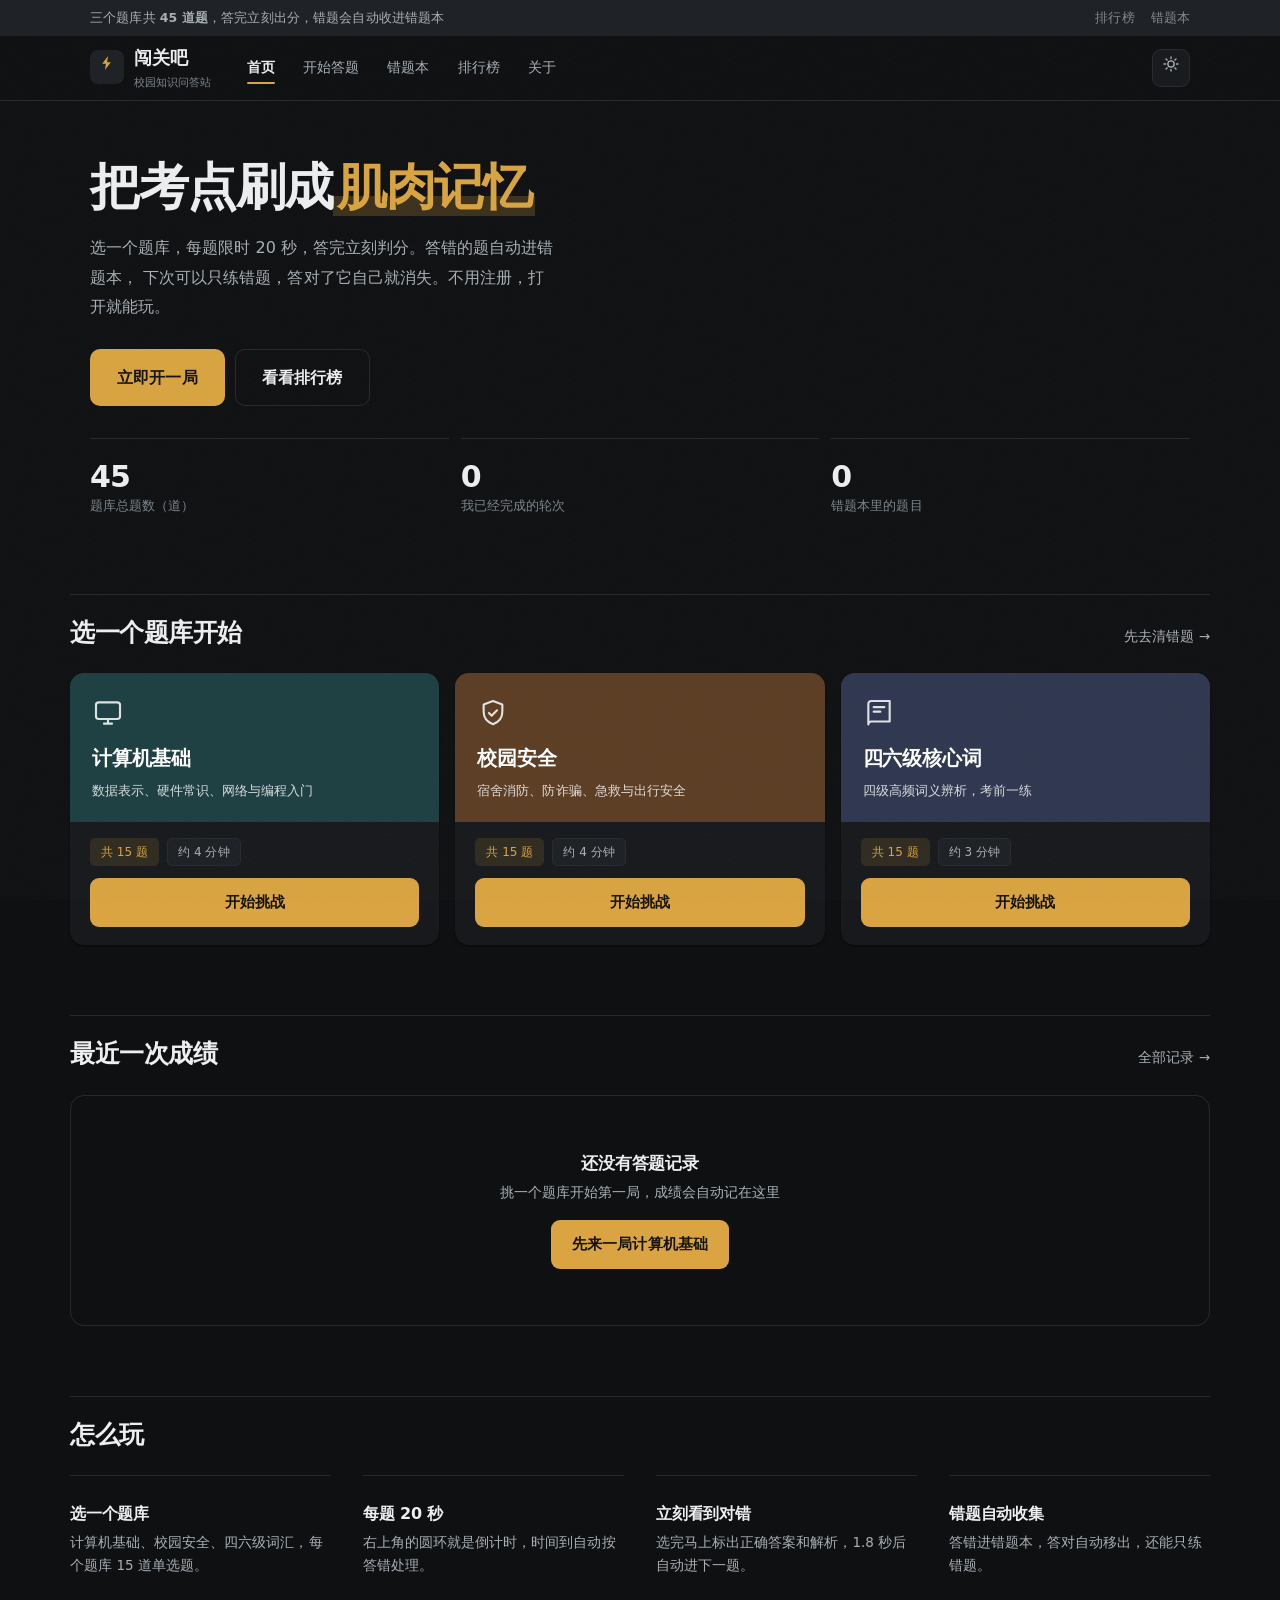
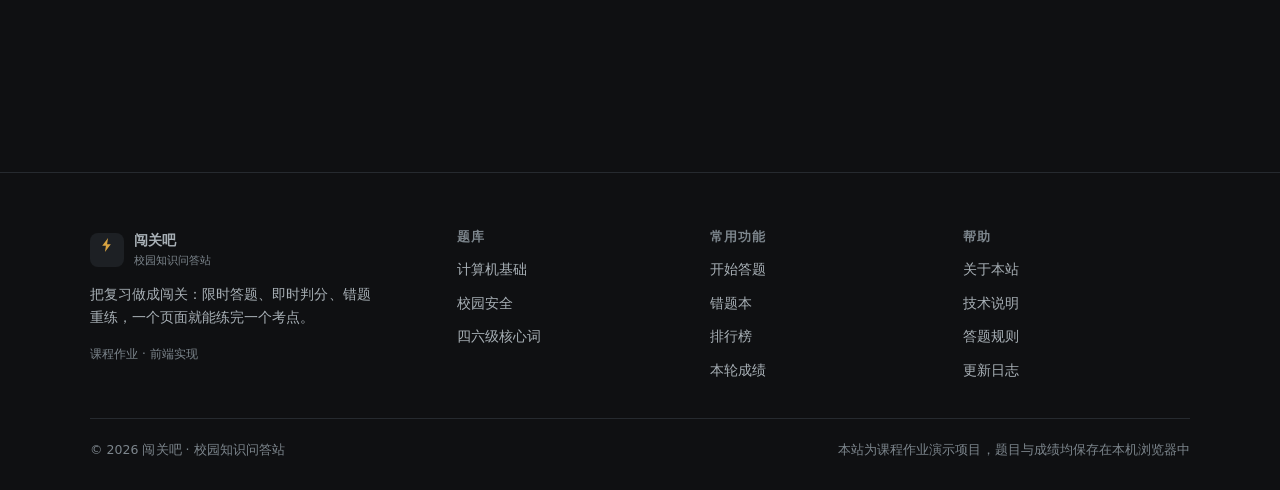
<file: index.html>
<!DOCTYPE html>
<html lang="zh-CN" data-theme="dark">
<head>
  <meta charset="UTF-8">
  <meta name="viewport" content="width=device-width, initial-scale=1">
  <title>闯关吧 · 校园知识问答站</title>
  <meta name="description" content="三个题库共 45 道题，答完立刻出分，错题自动收进错题本，还能只练错题。打开就能玩，不需要注册。">
  <link rel="icon" href="data:image/svg+xml,%3Csvg xmlns='http://www.w3.org/2000/svg' viewBox='0 0 64 64'%3E%3Crect width='64' height='64' rx='14' fill='%230f1012'/%3E%3Cpath d='M36 8 18 36h10l-4 20 18-28H32z' fill='%23d9a441'/%3E%3C/svg%3E">
  <link rel="stylesheet" href="css/style.css">
</head>
<body data-page="index">

  <div class="notice">
    <div class="container">
      <span>三个题库共 <b>45 道题</b>，答完立刻出分，错题会自动收进错题本</span>
      <span class="notice-links">
        <a href="rank.html">排行榜</a>
        <a href="wrong.html">错题本</a>
      </span>
    </div>
  </div>

  <header class="site-header">
    <div class="container">
      <a class="brand" href="index.html">
        <span class="brand-logo">⚡</span>
        <span>闯关吧<small>校园知识问答站</small></span>
      </a>
      <nav class="main-nav">
        <a href="index.html">首页</a>
        <a href="quiz.html">开始答题</a>
        <a href="wrong.html">错题本</a>
        <a href="rank.html">排行榜</a>
        <a href="about.html">关于</a>
      </nav>
      <div class="header-actions">
        <button class="icon-btn js-theme" title="切换深浅色">☀️</button>
        <button class="icon-btn nav-toggle" title="展开菜单">☰</button>
      </div>
    </div>
  </header>

  <main>
    <section class="hero">
      <div class="container">
        <h1>把考点刷成<span class="hl">肌肉记忆</span></h1>
        <p class="lead">
          选一个题库，每题限时 20 秒，答完立刻判分。答错的题自动进错题本，
          下次可以只练错题，答对了它自己就消失。不用注册，打开就能玩。
        </p>
        <div class="hero-actions">
          <a class="btn btn-primary btn-lg" href="quiz.html?bank=cs">立即开一局</a>
          <a class="btn btn-ghost btn-lg" href="rank.html">看看排行榜</a>
        </div>

        <div class="stat-row" style="margin-top:32px">
          <div class="stat-card" style="--i:0">
            <div class="num" id="statTotal">45</div>
            <div class="label">题库总题数（道）</div>
          </div>
          <div class="stat-card" style="--i:1">
            <div class="num" id="statRounds">0</div>
            <div class="label">我已经完成的轮次</div>
          </div>
          <div class="stat-card" style="--i:2">
            <div class="num" id="statWrong">0</div>
            <div class="label">错题本里的题目</div>
          </div>
        </div>
      </div>
    </section>

    <div class="container page">

      <section class="section">
        <div class="section-head">
          <h2>选一个题库开始</h2>
          <a class="more" href="wrong.html">先去清错题 →</a>
        </div>
        <div class="bank-grid" id="bankGrid"></div>
      </section>

      <section class="section">
        <div class="section-head">
          <h2>最近一次成绩</h2>
          <a class="more" href="rank.html">全部记录 →</a>
        </div>
        <div id="lastBox"></div>
      </section>

      <section class="section">
        <div class="section-head"><h2>怎么玩</h2></div>
        <div class="step-grid">
          <div class="panel">
            <h3 style="font-size:16px;margin:10px 0 6px">选一个题库</h3>
            <p class="sub" style="font-size:13.5px">计算机基础、校园安全、四六级词汇，每个题库 15 道单选题。</p>
          </div>
          <div class="panel">
            <h3 style="font-size:16px;margin:10px 0 6px">每题 20 秒</h3>
            <p class="sub" style="font-size:13.5px">右上角的圆环就是倒计时，时间到自动按答错处理。</p>
          </div>
          <div class="panel">
            <h3 style="font-size:16px;margin:10px 0 6px">立刻看到对错</h3>
            <p class="sub" style="font-size:13.5px">选完马上标出正确答案和解析，1.8 秒后自动进下一题。</p>
          </div>
          <div class="panel">
            <h3 style="font-size:16px;margin:10px 0 6px">错题自动收集</h3>
            <p class="sub" style="font-size:13.5px">答错进错题本，答对自动移出，还能只练错题。</p>
          </div>
        </div>
      </section>
    </div>
  </main>

  <footer class="site-footer">
    <div class="container">
      <div class="footer-grid">
        <div class="footer-about">
          <a class="brand" href="index.html">
            <span class="brand-logo">⚡</span>
            <span>闯关吧<small>校园知识问答站</small></span>
          </a>
          <p>把复习做成闯关：限时答题、即时判分、错题重练，一个页面就能练完一个考点。</p>
          <span class="badge badge-brand">课程作业 · 前端实现</span>
        </div>
        <div>
          <h4>题库</h4>
          <ul>
            <li><a href="quiz.html?bank=cs">计算机基础</a></li>
            <li><a href="quiz.html?bank=safety">校园安全</a></li>
            <li><a href="quiz.html?bank=cet">四六级核心词</a></li>
          </ul>
        </div>
        <div>
          <h4>常用功能</h4>
          <ul>
            <li><a href="quiz.html?bank=cs">开始答题</a></li>
            <li><a href="wrong.html">错题本</a></li>
            <li><a href="rank.html">排行榜</a></li>
            <li><a href="result.html">本轮成绩</a></li>
          </ul>
        </div>
        <div>
          <h4>帮助</h4>
          <ul>
            <li><a href="about.html">关于本站</a></li>
            <li><a href="about.html#tech">技术说明</a></li>
            <li><a href="about.html#rules">答题规则</a></li>
            <li><a href="about.html#log">更新日志</a></li>
          </ul>
        </div>
      </div>
      <div class="footer-bottom">
        <span>© <span class="js-year">2026</span> 闯关吧 · 校园知识问答站</span>
        <span>本站为课程作业演示项目，题目与成绩均保存在本机浏览器中</span>
      </div>
    </div>
  </footer>

  <script src="js/data.js"></script>
  <script src="js/app.js"></script>
</body>
</html>
</file>
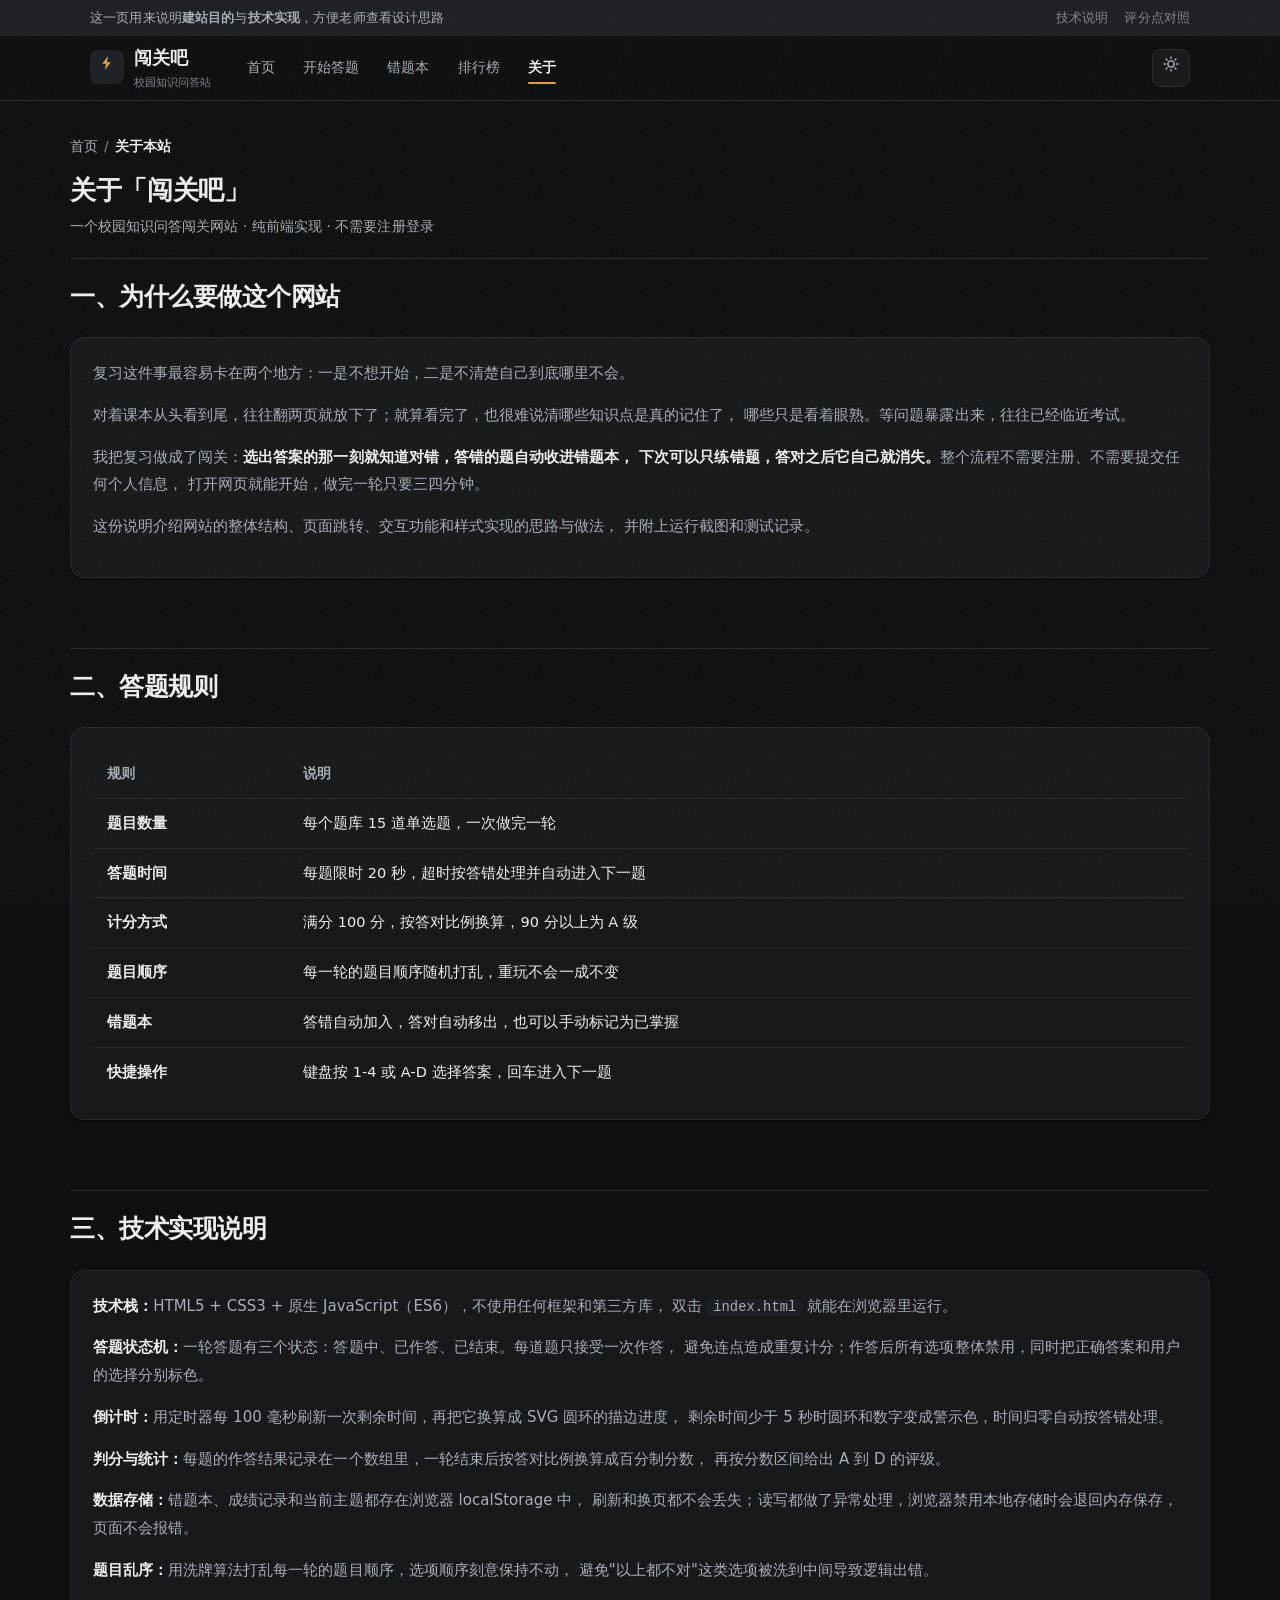
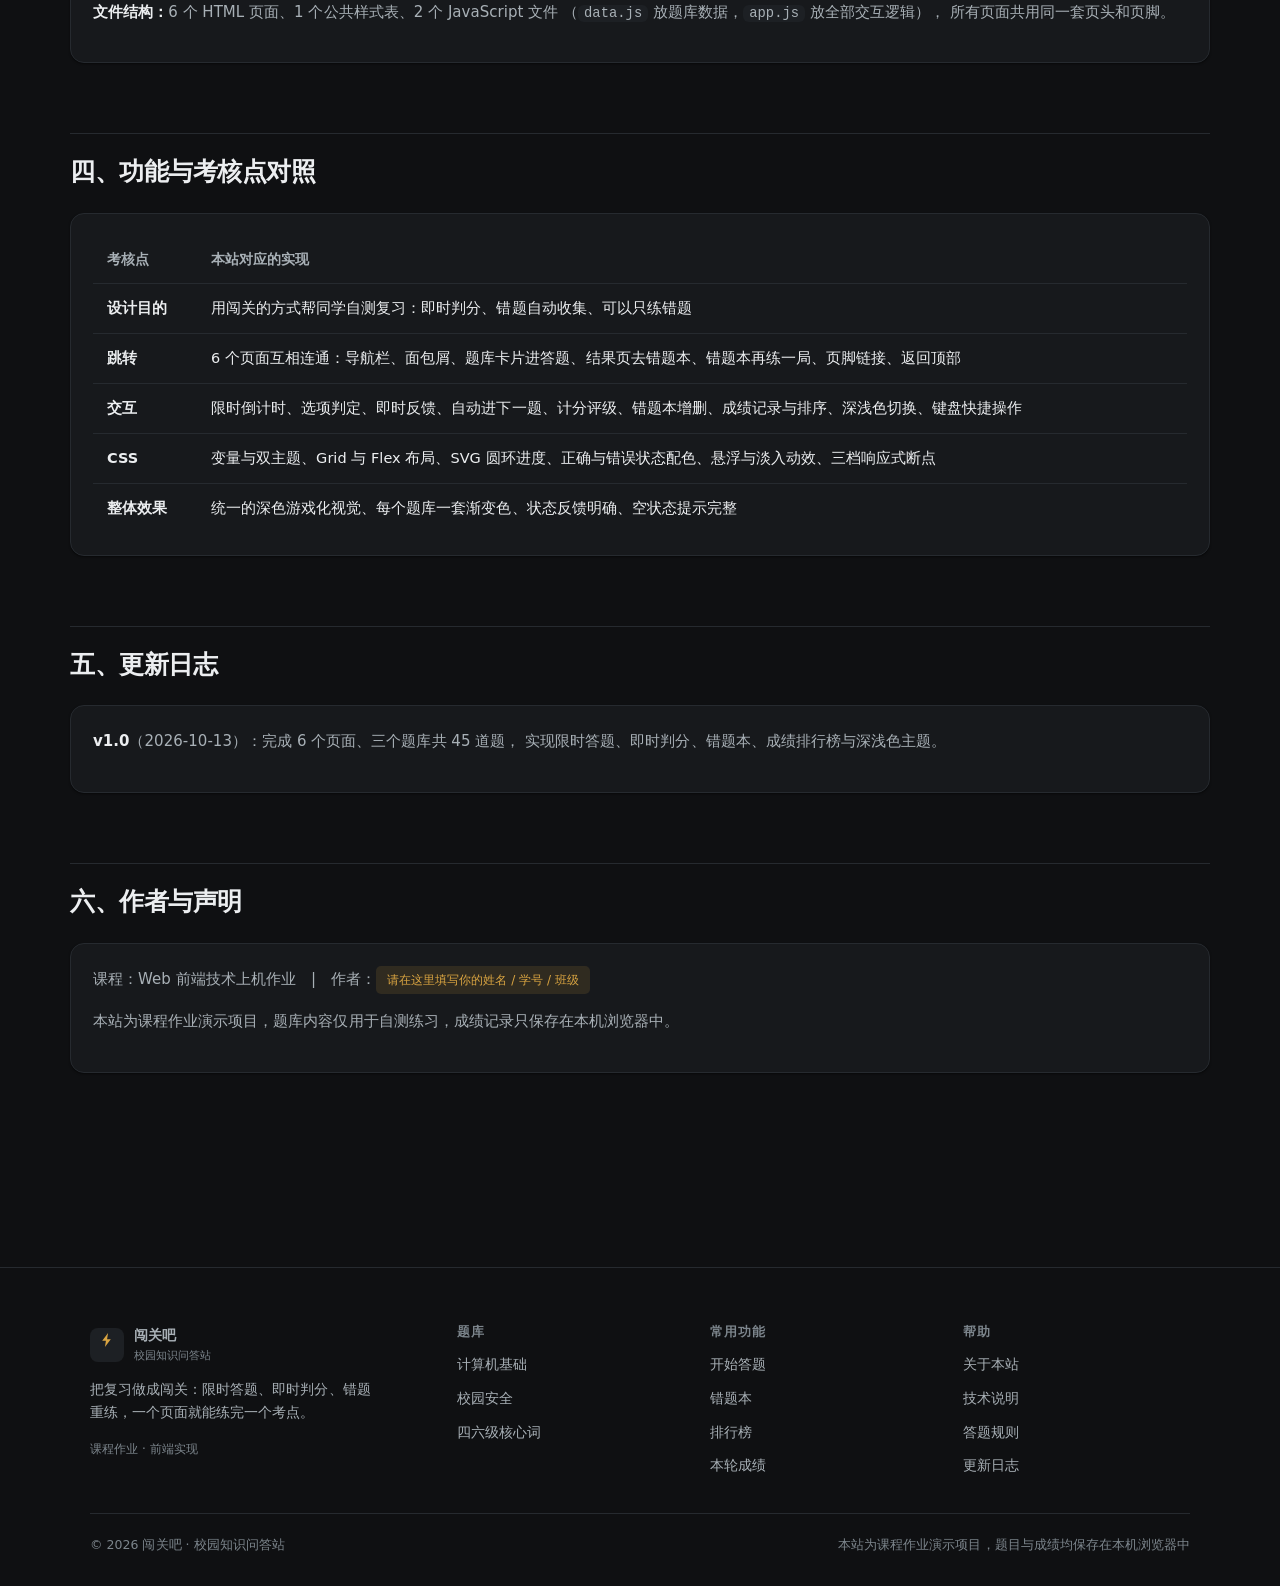
<file: about.html>
<!DOCTYPE html>
<html lang="zh-CN" data-theme="dark">
<head>
  <meta charset="UTF-8">
  <meta name="viewport" content="width=device-width, initial-scale=1">
  <title>关于本站 - 闯关吧</title>
  <meta name="description" content="闯关吧的建站目的、答题规则、技术实现说明与考核点对照。">
  <link rel="icon" href="data:image/svg+xml,%3Csvg xmlns='http://www.w3.org/2000/svg' viewBox='0 0 64 64'%3E%3Crect width='64' height='64' rx='14' fill='%230f1012'/%3E%3Cpath d='M36 8 18 36h10l-4 20 18-28H32z' fill='%23d9a441'/%3E%3C/svg%3E">
  <link rel="stylesheet" href="css/style.css">
</head>
<body data-page="about">

  <div class="notice">
    <div class="container">
      <span>这一页用来说明<b>建站目的</b>与<b>技术实现</b>，方便老师查看设计思路</span>
      <span class="notice-links">
        <a href="#tech">技术说明</a>
        <a href="#map">评分点对照</a>
      </span>
    </div>
  </div>

  <header class="site-header">
    <div class="container">
      <a class="brand" href="index.html">
        <span class="brand-logo">⚡</span>
        <span>闯关吧<small>校园知识问答站</small></span>
      </a>
      <nav class="main-nav">
        <a href="index.html">首页</a>
        <a href="quiz.html">开始答题</a>
        <a href="wrong.html">错题本</a>
        <a href="rank.html">排行榜</a>
        <a href="about.html">关于</a>
      </nav>
      <div class="header-actions">
        <button class="icon-btn js-theme" title="切换深浅色">☀️</button>
        <button class="icon-btn nav-toggle" title="展开菜单">☰</button>
      </div>
    </div>
  </header>

  <main class="container page">

    <nav class="breadcrumb">
      <a href="index.html">首页</a>
      <span class="sep">/</span>
      <span class="current">关于本站</span>
    </nav>

    <div class="page-head">
      <h1>关于「闯关吧」</h1>
      <p class="sub">一个校园知识问答闯关网站 · 纯前端实现 · 不需要注册登录</p>
    </div>

    <section class="section">
      <div class="section-head"><h2>一、为什么要做这个网站</h2></div>
      <div class="panel prose">
        <p>复习这件事最容易卡在两个地方：一是不想开始，二是不清楚自己到底哪里不会。</p>
        <p>对着课本从头看到尾，往往翻两页就放下了；就算看完了，也很难说清哪些知识点是真的记住了，
          哪些只是看着眼熟。等问题暴露出来，往往已经临近考试。</p>
        <p>我把复习做成了闯关：<b>选出答案的那一刻就知道对错，答错的题自动收进错题本，
          下次可以只练错题，答对之后它自己就消失。</b>整个流程不需要注册、不需要提交任何个人信息，
          打开网页就能开始，做完一轮只要三四分钟。</p>
        <p>这份说明介绍网站的整体结构、页面跳转、交互功能和样式实现的思路与做法，
          并附上运行截图和测试记录。</p>
      </div>
    </section>

    <section class="section" id="rules">
      <div class="section-head"><h2>二、答题规则</h2></div>
      <div class="panel">
        <table class="map-table">
          <thead>
            <tr><th>规则</th><th>说明</th></tr>
          </thead>
          <tbody>
            <tr><td>题目数量</td><td>每个题库 15 道单选题，一次做完一轮</td></tr>
            <tr><td>答题时间</td><td>每题限时 20 秒，超时按答错处理并自动进入下一题</td></tr>
            <tr><td>计分方式</td><td>满分 100 分，按答对比例换算，90 分以上为 A 级</td></tr>
            <tr><td>题目顺序</td><td>每一轮的题目顺序随机打乱，重玩不会一成不变</td></tr>
            <tr><td>错题本</td><td>答错自动加入，答对自动移出，也可以手动标记为已掌握</td></tr>
            <tr><td>快捷操作</td><td>键盘按 1-4 或 A-D 选择答案，回车进入下一题</td></tr>
          </tbody>
        </table>
      </div>
    </section>

    <section class="section" id="tech">
      <div class="section-head"><h2>三、技术实现说明</h2></div>
      <div class="panel prose">
        <p><b>技术栈：</b>HTML5 + CSS3 + 原生 JavaScript（ES6），不使用任何框架和第三方库，
          双击 <code>index.html</code> 就能在浏览器里运行。</p>
        <p><b>答题状态机：</b>一轮答题有三个状态：答题中、已作答、已结束。每道题只接受一次作答，
          避免连点造成重复计分；作答后所有选项整体禁用，同时把正确答案和用户的选择分别标色。</p>
        <p><b>倒计时：</b>用定时器每 100 毫秒刷新一次剩余时间，再把它换算成 SVG 圆环的描边进度，
          剩余时间少于 5 秒时圆环和数字变成警示色，时间归零自动按答错处理。</p>
        <p><b>判分与统计：</b>每题的作答结果记录在一个数组里，一轮结束后按答对比例换算成百分制分数，
          再按分数区间给出 A 到 D 的评级。</p>
        <p><b>数据存储：</b>错题本、成绩记录和当前主题都存在浏览器 localStorage 中，
          刷新和换页都不会丢失；读写都做了异常处理，浏览器禁用本地存储时会退回内存保存，页面不会报错。</p>
        <p><b>题目乱序：</b>用洗牌算法打乱每一轮的题目顺序，选项顺序刻意保持不动，
          避免"以上都不对"这类选项被洗到中间导致逻辑出错。</p>
        <p><b>文件结构：</b>6 个 HTML 页面、1 个公共样式表、2 个 JavaScript 文件
          （<code>data.js</code> 放题库数据，<code>app.js</code> 放全部交互逻辑），
          所有页面共用同一套页头和页脚。</p>
      </div>
    </section>

    <section class="section" id="map">
      <div class="section-head"><h2>四、功能与考核点对照</h2></div>
      <div class="panel">
        <table class="map-table">
          <thead>
            <tr><th>考核点</th><th>本站对应的实现</th></tr>
          </thead>
          <tbody>
            <tr><td>设计目的</td><td>用闯关的方式帮同学自测复习：即时判分、错题自动收集、可以只练错题</td></tr>
            <tr><td>跳转</td><td>6 个页面互相连通：导航栏、面包屑、题库卡片进答题、结果页去错题本、错题本再练一局、页脚链接、返回顶部</td></tr>
            <tr><td>交互</td><td>限时倒计时、选项判定、即时反馈、自动进下一题、计分评级、错题本增删、成绩记录与排序、深浅色切换、键盘快捷操作</td></tr>
            <tr><td>CSS</td><td>变量与双主题、Grid 与 Flex 布局、SVG 圆环进度、正确与错误状态配色、悬浮与淡入动效、三档响应式断点</td></tr>
            <tr><td>整体效果</td><td>统一的深色游戏化视觉、每个题库一套渐变色、状态反馈明确、空状态提示完整</td></tr>
          </tbody>
        </table>
      </div>
    </section>

    <section class="section" id="log">
      <div class="section-head"><h2>五、更新日志</h2></div>
      <div class="panel prose">
        <p><b>v1.0</b>（2026-10-13）：完成 6 个页面、三个题库共 45 道题，
          实现限时答题、即时判分、错题本、成绩排行榜与深浅色主题。</p>
      </div>
    </section>

    <section class="section">
      <div class="section-head"><h2>六、作者与声明</h2></div>
      <div class="panel prose">
        <p>课程：Web 前端技术上机作业　|　作者：<span class="badge badge-brand">请在这里填写你的姓名 / 学号 / 班级</span></p>
        <p>本站为课程作业演示项目，题库内容仅用于自测练习，成绩记录只保存在本机浏览器中。</p>
      </div>
    </section>
  </main>

  <footer class="site-footer">
    <div class="container">
      <div class="footer-grid">
        <div class="footer-about">
          <a class="brand" href="index.html">
            <span class="brand-logo">⚡</span>
            <span>闯关吧<small>校园知识问答站</small></span>
          </a>
          <p>把复习做成闯关：限时答题、即时判分、错题重练，一个页面就能练完一个考点。</p>
          <span class="badge badge-brand">课程作业 · 前端实现</span>
        </div>
        <div>
          <h4>题库</h4>
          <ul>
            <li><a href="quiz.html?bank=cs">计算机基础</a></li>
            <li><a href="quiz.html?bank=safety">校园安全</a></li>
            <li><a href="quiz.html?bank=cet">四六级核心词</a></li>
          </ul>
        </div>
        <div>
          <h4>常用功能</h4>
          <ul>
            <li><a href="quiz.html?bank=cs">开始答题</a></li>
            <li><a href="wrong.html">错题本</a></li>
            <li><a href="rank.html">排行榜</a></li>
            <li><a href="result.html">本轮成绩</a></li>
          </ul>
        </div>
        <div>
          <h4>帮助</h4>
          <ul>
            <li><a href="about.html">关于本站</a></li>
            <li><a href="about.html#tech">技术说明</a></li>
            <li><a href="about.html#rules">答题规则</a></li>
            <li><a href="about.html#log">更新日志</a></li>
          </ul>
        </div>
      </div>
      <div class="footer-bottom">
        <span>© <span class="js-year">2026</span> 闯关吧 · 校园知识问答站</span>
        <span>本站为课程作业演示项目，题目与成绩均保存在本机浏览器中</span>
      </div>
    </div>
  </footer>

  <script src="js/data.js"></script>
  <script src="js/app.js"></script>
</body>
</html>
</file>
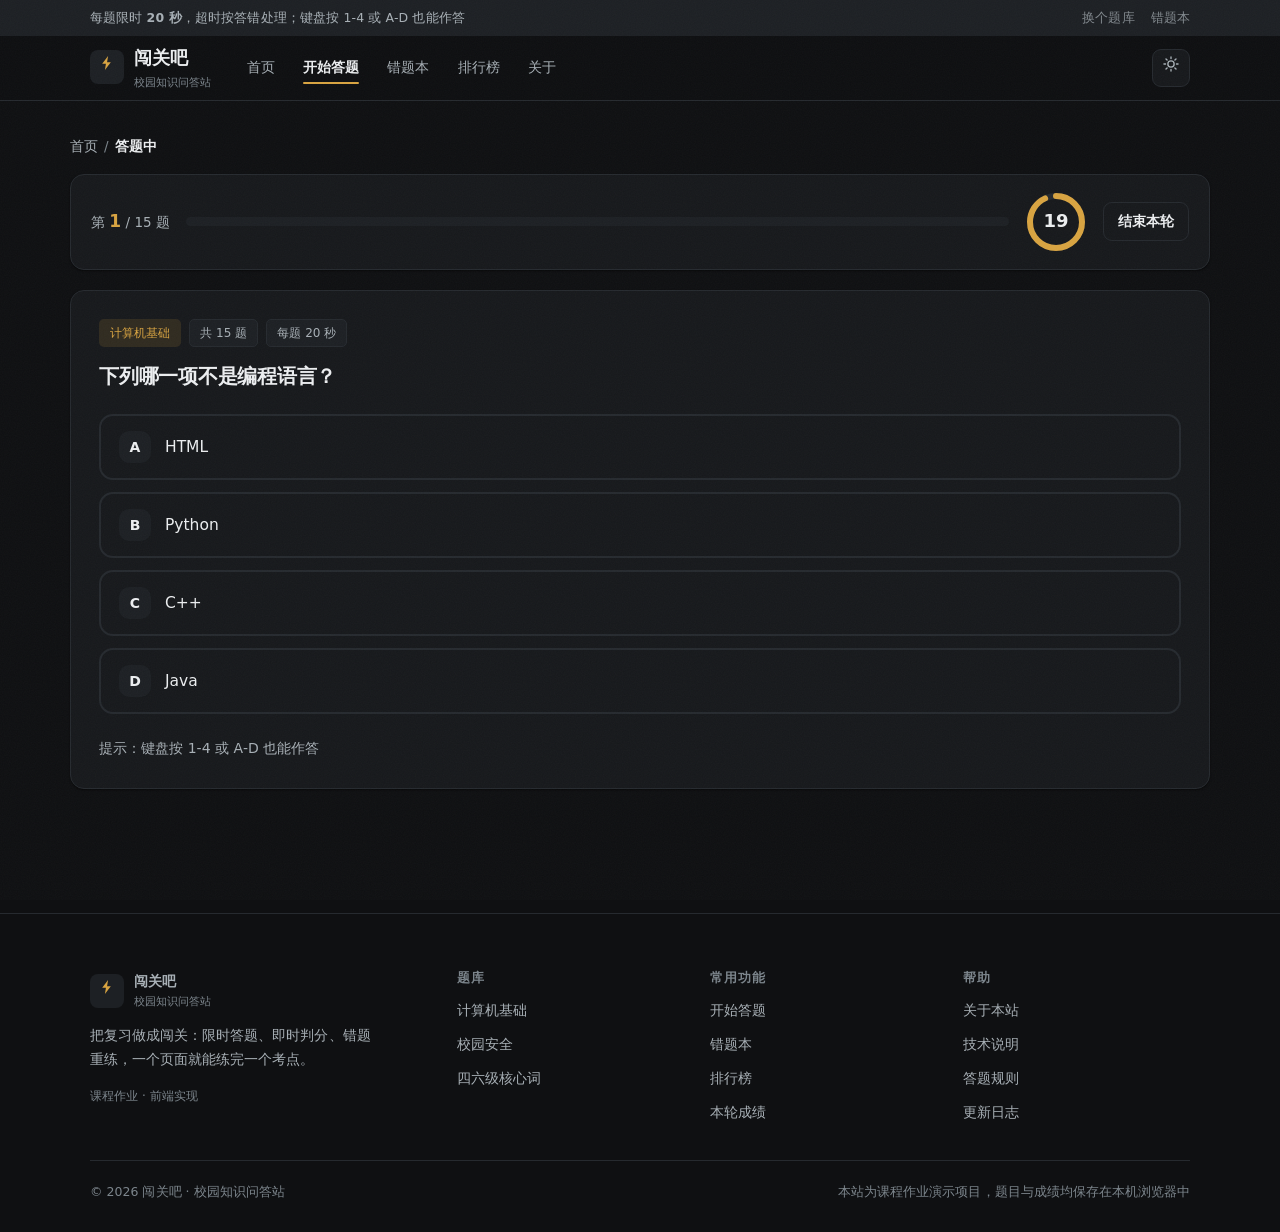
<file: quiz.html>
<!DOCTYPE html>
<html lang="zh-CN" data-theme="dark">
<head>
  <meta charset="UTF-8">
  <meta name="viewport" content="width=device-width, initial-scale=1">
  <title>答题中 - 闯关吧</title>
  <meta name="description" content="限时答题页：每题 20 秒，选完立刻判分并给出解析。">
  <link rel="icon" href="data:image/svg+xml,%3Csvg xmlns='http://www.w3.org/2000/svg' viewBox='0 0 64 64'%3E%3Crect width='64' height='64' rx='14' fill='%230f1012'/%3E%3Cpath d='M36 8 18 36h10l-4 20 18-28H32z' fill='%23d9a441'/%3E%3C/svg%3E">
  <link rel="stylesheet" href="css/style.css">
</head>
<body data-page="quiz">

  <div class="notice">
    <div class="container">
      <span>每题限时 <b>20 秒</b>，超时按答错处理；键盘按 1-4 或 A-D 也能作答</span>
      <span class="notice-links">
        <a href="index.html">换个题库</a>
        <a href="wrong.html">错题本</a>
      </span>
    </div>
  </div>

  <header class="site-header">
    <div class="container">
      <a class="brand" href="index.html">
        <span class="brand-logo">⚡</span>
        <span>闯关吧<small>校园知识问答站</small></span>
      </a>
      <nav class="main-nav">
        <a href="index.html">首页</a>
        <a href="quiz.html">开始答题</a>
        <a href="wrong.html">错题本</a>
        <a href="rank.html">排行榜</a>
        <a href="about.html">关于</a>
      </nav>
      <div class="header-actions">
        <button class="icon-btn js-theme" title="切换深浅色">☀️</button>
        <button class="icon-btn nav-toggle" title="展开菜单">☰</button>
      </div>
    </div>
  </header>

  <main class="container page">

    <nav class="breadcrumb">
      <a href="index.html">首页</a>
      <span class="sep">/</span>
      <span class="current">答题中</span>
    </nav>

    <div class="quiz-bar">
      <span class="counter" id="counter">第 <b>1</b> / 15 题</span>
      <div class="progress"><i id="progressBar" style="width:0"></i></div>
      <div class="timer" id="timer">
        <svg width="62" height="62" viewBox="0 0 62 62">
          <circle class="ring-bg" cx="31" cy="31" r="26"></circle>
          <circle class="ring-fg" id="timerRing" cx="31" cy="31" r="26"></circle>
        </svg>
        <span class="num" id="timerNum">20</span>
      </div>
      <button class="btn btn-sm btn-ghost" id="btnQuit">结束本轮</button>
    </div>

    <div id="quizBox">
      <div class="question-card">
        <div class="tag-row" id="tagRow"></div>
        <h1 class="question-text" id="questionText">正在加载题目…</h1>
        <div class="options" id="options"></div>
        <div class="explain" id="explain" style="display:none"></div>
        <div class="answer-foot">
          <span class="sub">提示：键盘按 1-4 或 A-D 也能作答</span>
          <button class="btn btn-primary" id="btnNext" style="display:none">下一题 →</button>
        </div>
      </div>
    </div>
  </main>

  <footer class="site-footer">
    <div class="container">
      <div class="footer-grid">
        <div class="footer-about">
          <a class="brand" href="index.html">
            <span class="brand-logo">⚡</span>
            <span>闯关吧<small>校园知识问答站</small></span>
          </a>
          <p>把复习做成闯关：限时答题、即时判分、错题重练，一个页面就能练完一个考点。</p>
          <span class="badge badge-brand">课程作业 · 前端实现</span>
        </div>
        <div>
          <h4>题库</h4>
          <ul>
            <li><a href="quiz.html?bank=cs">计算机基础</a></li>
            <li><a href="quiz.html?bank=safety">校园安全</a></li>
            <li><a href="quiz.html?bank=cet">四六级核心词</a></li>
          </ul>
        </div>
        <div>
          <h4>常用功能</h4>
          <ul>
            <li><a href="quiz.html?bank=cs">开始答题</a></li>
            <li><a href="wrong.html">错题本</a></li>
            <li><a href="rank.html">排行榜</a></li>
            <li><a href="result.html">本轮成绩</a></li>
          </ul>
        </div>
        <div>
          <h4>帮助</h4>
          <ul>
            <li><a href="about.html">关于本站</a></li>
            <li><a href="about.html#tech">技术说明</a></li>
            <li><a href="about.html#rules">答题规则</a></li>
            <li><a href="about.html#log">更新日志</a></li>
          </ul>
        </div>
      </div>
      <div class="footer-bottom">
        <span>© <span class="js-year">2026</span> 闯关吧 · 校园知识问答站</span>
        <span>本站为课程作业演示项目，题目与成绩均保存在本机浏览器中</span>
      </div>
    </div>
  </footer>

  <script src="js/data.js"></script>
  <script src="js/app.js"></script>
</body>
</html>
</file>
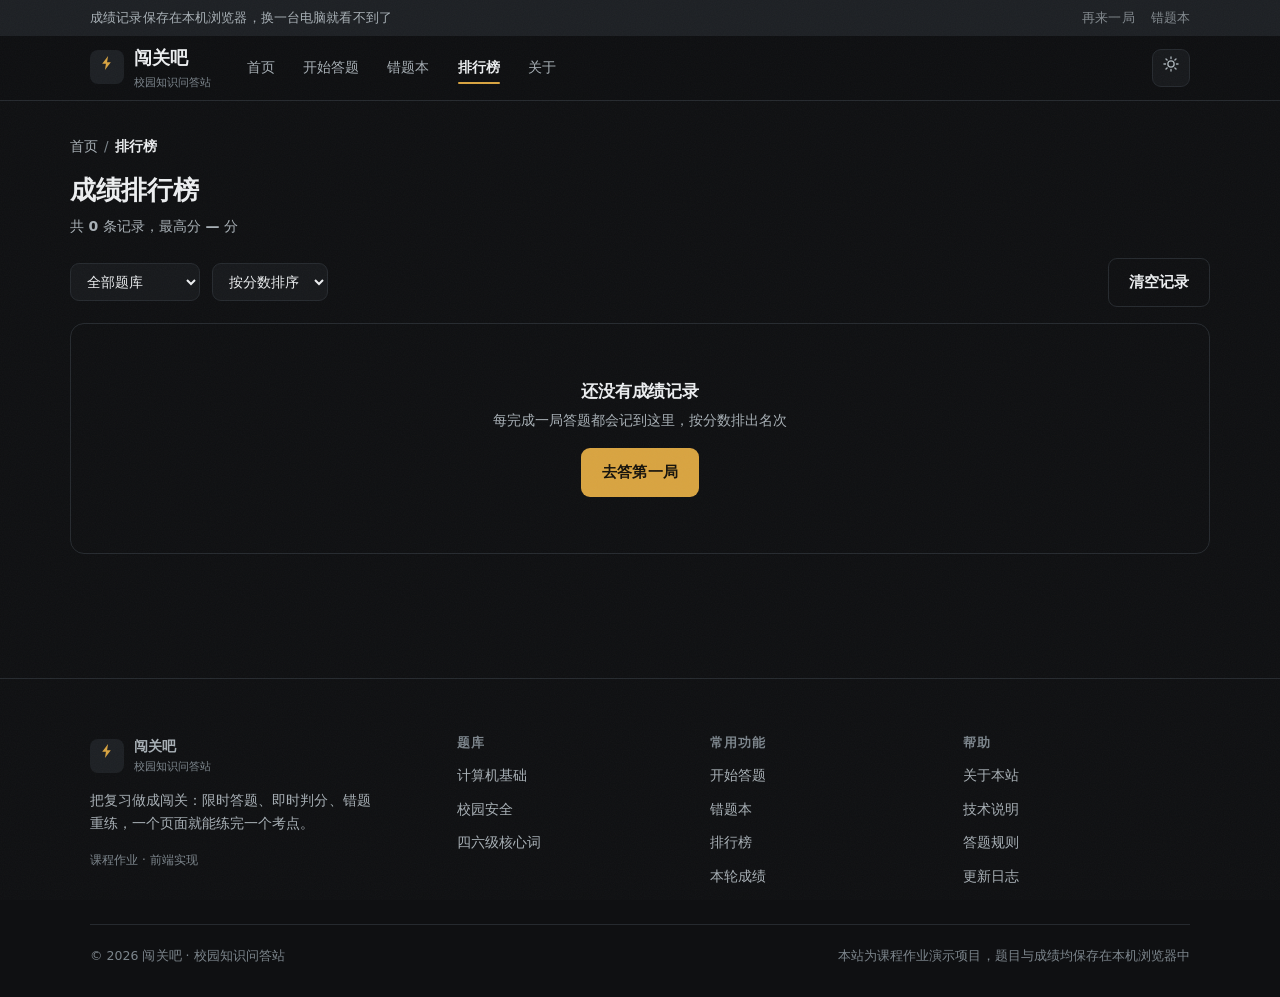
<file: rank.html>
<!DOCTYPE html>
<html lang="zh-CN" data-theme="dark">
<head>
  <meta charset="UTF-8">
  <meta name="viewport" content="width=device-width, initial-scale=1">
  <title>排行榜 - 闯关吧</title>
  <meta name="description" content="每完成一局答题都会记录成绩，可以按题库筛选、按分数或用时排序。">
  <link rel="icon" href="data:image/svg+xml,%3Csvg xmlns='http://www.w3.org/2000/svg' viewBox='0 0 64 64'%3E%3Crect width='64' height='64' rx='14' fill='%230f1012'/%3E%3Cpath d='M36 8 18 36h10l-4 20 18-28H32z' fill='%23d9a441'/%3E%3C/svg%3E">
  <link rel="stylesheet" href="css/style.css">
</head>
<body data-page="rank">

  <div class="notice">
    <div class="container">
      <span>成绩记录保存在本机浏览器，换一台电脑就看不到了</span>
      <span class="notice-links">
        <a href="quiz.html?bank=cs">再来一局</a>
        <a href="wrong.html">错题本</a>
      </span>
    </div>
  </div>

  <header class="site-header">
    <div class="container">
      <a class="brand" href="index.html">
        <span class="brand-logo">⚡</span>
        <span>闯关吧<small>校园知识问答站</small></span>
      </a>
      <nav class="main-nav">
        <a href="index.html">首页</a>
        <a href="quiz.html">开始答题</a>
        <a href="wrong.html">错题本</a>
        <a href="rank.html">排行榜</a>
        <a href="about.html">关于</a>
      </nav>
      <div class="header-actions">
        <button class="icon-btn js-theme" title="切换深浅色">☀️</button>
        <button class="icon-btn nav-toggle" title="展开菜单">☰</button>
      </div>
    </div>
  </header>

  <main class="container page">

    <nav class="breadcrumb">
      <a href="index.html">首页</a>
      <span class="sep">/</span>
      <span class="current">排行榜</span>
    </nav>

    <div class="page-head">
      <h1>成绩排行榜</h1>
      <p class="sub">共 <b id="rankTotal">0</b> 条记录，最高分 <b id="rankBest">—</b> 分</p>
    </div>

    <div class="toolbar">
      <select class="select" id="rankBank" title="按题库筛选"></select>
      <select class="select" id="rankSort" title="排序方式">
        <option value="score">按分数排序</option>
        <option value="time">按用时排序</option>
        <option value="date">按时间排序</option>
      </select>
      <span class="spacer"></span>
      <button class="btn btn-ghost" id="btnClear">清空记录</button>
    </div>

    <div class="rank-list" id="rankList"></div>
  </main>

  <footer class="site-footer">
    <div class="container">
      <div class="footer-grid">
        <div class="footer-about">
          <a class="brand" href="index.html">
            <span class="brand-logo">⚡</span>
            <span>闯关吧<small>校园知识问答站</small></span>
          </a>
          <p>把复习做成闯关：限时答题、即时判分、错题重练，一个页面就能练完一个考点。</p>
          <span class="badge badge-brand">课程作业 · 前端实现</span>
        </div>
        <div>
          <h4>题库</h4>
          <ul>
            <li><a href="quiz.html?bank=cs">计算机基础</a></li>
            <li><a href="quiz.html?bank=safety">校园安全</a></li>
            <li><a href="quiz.html?bank=cet">四六级核心词</a></li>
          </ul>
        </div>
        <div>
          <h4>常用功能</h4>
          <ul>
            <li><a href="quiz.html?bank=cs">开始答题</a></li>
            <li><a href="wrong.html">错题本</a></li>
            <li><a href="rank.html">排行榜</a></li>
            <li><a href="result.html">本轮成绩</a></li>
          </ul>
        </div>
        <div>
          <h4>帮助</h4>
          <ul>
            <li><a href="about.html">关于本站</a></li>
            <li><a href="about.html#tech">技术说明</a></li>
            <li><a href="about.html#rules">答题规则</a></li>
            <li><a href="about.html#log">更新日志</a></li>
          </ul>
        </div>
      </div>
      <div class="footer-bottom">
        <span>© <span class="js-year">2026</span> 闯关吧 · 校园知识问答站</span>
        <span>本站为课程作业演示项目，题目与成绩均保存在本机浏览器中</span>
      </div>
    </div>
  </footer>

  <script src="js/data.js"></script>
  <script src="js/app.js"></script>
</body>
</html>
</file>
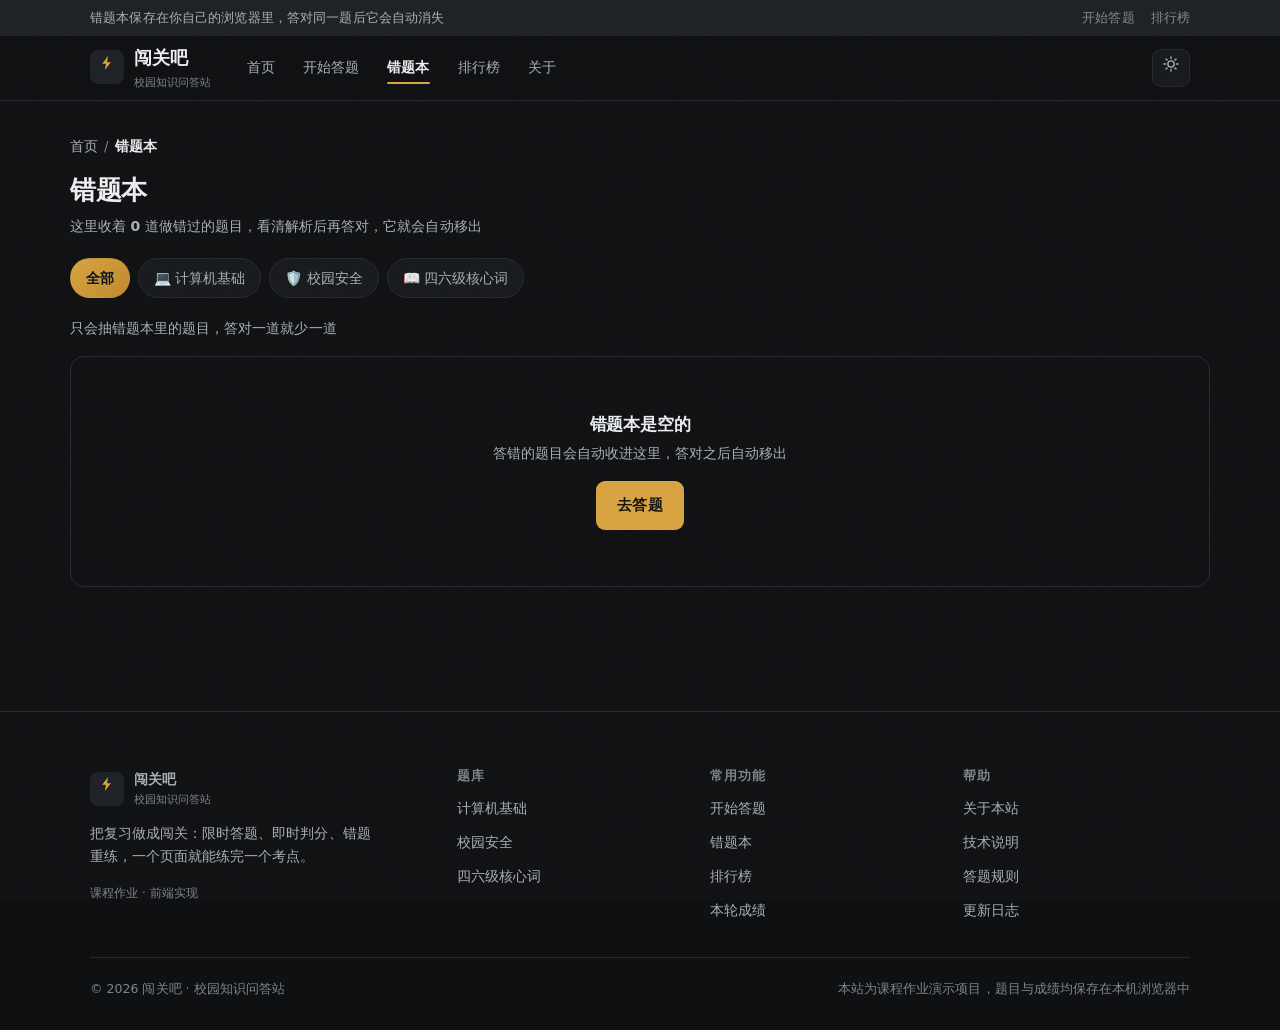
<file: wrong.html>
<!DOCTYPE html>
<html lang="zh-CN" data-theme="dark">
<head>
  <meta charset="UTF-8">
  <meta name="viewport" content="width=device-width, initial-scale=1">
  <title>错题本 - 闯关吧</title>
  <meta name="description" content="答错的题目会自动收进错题本，答对之后自动移出，还支持只练错题。">
  <link rel="icon" href="data:image/svg+xml,%3Csvg xmlns='http://www.w3.org/2000/svg' viewBox='0 0 64 64'%3E%3Crect width='64' height='64' rx='14' fill='%230f1012'/%3E%3Cpath d='M36 8 18 36h10l-4 20 18-28H32z' fill='%23d9a441'/%3E%3C/svg%3E">
  <link rel="stylesheet" href="css/style.css">
</head>
<body data-page="wrong">

  <div class="notice">
    <div class="container">
      <span>错题本保存在你自己的浏览器里，答对同一题后它会自动消失</span>
      <span class="notice-links">
        <a href="quiz.html?bank=cs">开始答题</a>
        <a href="rank.html">排行榜</a>
      </span>
    </div>
  </div>

  <header class="site-header">
    <div class="container">
      <a class="brand" href="index.html">
        <span class="brand-logo">⚡</span>
        <span>闯关吧<small>校园知识问答站</small></span>
      </a>
      <nav class="main-nav">
        <a href="index.html">首页</a>
        <a href="quiz.html">开始答题</a>
        <a href="wrong.html">错题本</a>
        <a href="rank.html">排行榜</a>
        <a href="about.html">关于</a>
      </nav>
      <div class="header-actions">
        <button class="icon-btn js-theme" title="切换深浅色">☀️</button>
        <button class="icon-btn nav-toggle" title="展开菜单">☰</button>
      </div>
    </div>
  </header>

  <main class="container page">

    <nav class="breadcrumb">
      <a href="index.html">首页</a>
      <span class="sep">/</span>
      <span class="current">错题本</span>
    </nav>

    <div class="page-head">
      <h1>错题本</h1>
      <p class="sub">这里收着 <b id="wrongCount">0</b> 道做错过的题目，看清解析后再答对，它就会自动移出</p>
    </div>

    <div class="chips" id="wrongChips"></div>

    <div class="toolbar">
      <a class="btn btn-primary" id="btnPractice" href="quiz.html?bank=wrong">只练错题</a>
      <span class="sub">只会抽错题本里的题目，答对一道就少一道</span>
    </div>

    <div class="q-list" id="wrongList"></div>
  </main>

  <footer class="site-footer">
    <div class="container">
      <div class="footer-grid">
        <div class="footer-about">
          <a class="brand" href="index.html">
            <span class="brand-logo">⚡</span>
            <span>闯关吧<small>校园知识问答站</small></span>
          </a>
          <p>把复习做成闯关：限时答题、即时判分、错题重练，一个页面就能练完一个考点。</p>
          <span class="badge badge-brand">课程作业 · 前端实现</span>
        </div>
        <div>
          <h4>题库</h4>
          <ul>
            <li><a href="quiz.html?bank=cs">计算机基础</a></li>
            <li><a href="quiz.html?bank=safety">校园安全</a></li>
            <li><a href="quiz.html?bank=cet">四六级核心词</a></li>
          </ul>
        </div>
        <div>
          <h4>常用功能</h4>
          <ul>
            <li><a href="quiz.html?bank=cs">开始答题</a></li>
            <li><a href="wrong.html">错题本</a></li>
            <li><a href="rank.html">排行榜</a></li>
            <li><a href="result.html">本轮成绩</a></li>
          </ul>
        </div>
        <div>
          <h4>帮助</h4>
          <ul>
            <li><a href="about.html">关于本站</a></li>
            <li><a href="about.html#tech">技术说明</a></li>
            <li><a href="about.html#rules">答题规则</a></li>
            <li><a href="about.html#log">更新日志</a></li>
          </ul>
        </div>
      </div>
      <div class="footer-bottom">
        <span>© <span class="js-year">2026</span> 闯关吧 · 校园知识问答站</span>
        <span>本站为课程作业演示项目，题目与成绩均保存在本机浏览器中</span>
      </div>
    </div>
  </footer>

  <script src="js/data.js"></script>
  <script src="js/app.js"></script>
</body>
</html>
</file>
<file: css/style.css>
/* ==========================================================
   闯关吧 · 校园知识问答站   公共样式表
   文件：css/style.css
   目录：
   01 设计变量 / 深浅主题    02 基础重置
   03 布局容器 / 通用组件    04 顶部公告条
   05 头部导航              06 按钮 / 标签
   07 首页 Hero / 统计       08 题库卡片
   09 答题页：进度 / 倒计时   10 答题页：题干与选项
   11 结果页                12 错题本
   13 排行榜                14 关于页
   15 弹窗 / 轻提示 / 返回顶部 16 页脚
   17 响应式                18 动画
   ========================================================== */

/* ---------- 01 设计变量 / 深浅主题 ---------- */
/* 默认是浅色变量，深色主题在 html[data-theme="dark"] 里整体覆盖。
   本站默认使用深色（游戏感的来源），用户点右上角图标可切回浅色。 */
:root {
  --brand: #0891b2;
  --brand-2: #2563eb;
  --brand-soft: #e0f7fb;
  --accent: #d97706;
  --accent-soft: #fef3c7;
  --ok: #059669;
  --ok-soft: #d1fae5;
  --bad: #e11d48;
  --bad-soft: #ffe4e6;

  --bg: #f4f6fb;
  --surface: #ffffff;
  --surface-2: #eef2f9;
  --text: #101828;
  --text-2: #475467;
  --muted: #98a2b3;
  --border: #e4e9f2;

  --radius: 16px;
  --radius-sm: 12px;
  --radius-pill: 999px;
  --shadow-1: 0 1px 2px rgba(16, 24, 40, .06), 0 1px 3px rgba(16, 24, 40, .04);
  --shadow-2: 0 16px 34px -14px rgba(16, 24, 40, .28);
  --max: 1080px;

  --glow: .5;
  --ease: cubic-bezier(.22, .61, .36, 1);

  /* 题库封面渐变 */
  --bank-cs: linear-gradient(135deg, #22d3ee, #3b82f6);
  --bank-safety: linear-gradient(135deg, #fbbf24, #f97316);
  --bank-cet: linear-gradient(135deg, #a78bfa, #7c3aed);
}

html[data-theme="dark"] {
  --brand: #22d3ee;
  --brand-2: #38bdf8;
  --brand-soft: rgba(34, 211, 238, .14);
  --accent: #fbbf24;
  --accent-soft: rgba(251, 191, 36, .16);
  --ok: #34d399;
  --ok-soft: rgba(52, 211, 153, .16);
  --bad: #fb7185;
  --bad-soft: rgba(251, 113, 133, .16);

  --bg: #0b1020;
  --surface: #161e33;
  --surface-2: #1e2740;
  --text: #e8eefc;
  --text-2: #a9b6d3;
  --muted: #7b88a8;
  --border: #26314d;

  --shadow-1: 0 1px 2px rgba(0, 0, 0, .45);
  --shadow-2: 0 18px 40px -18px rgba(0, 0, 0, .8);
  --glow: .8;
}

/* ---------- 02 基础重置 ---------- */
* { box-sizing: border-box; }

html { -webkit-text-size-adjust: 100%; }

body {
  margin: 0;
  min-height: 100vh;
  background: var(--bg);
  color: var(--text);
  font-family: "PingFang SC", "Microsoft YaHei", "Hiragino Sans GB",
               "Segoe UI", system-ui, -apple-system, sans-serif;
  font-size: 15px;
  line-height: 1.65;
  transition: background-color .3s var(--ease), color .3s var(--ease);
}

img { max-width: 100%; display: block; }
a { color: inherit; text-decoration: none; }
h1, h2, h3, h4 { margin: 0; line-height: 1.3; font-weight: 700; }
p { margin: 0; }
ul { margin: 0; padding: 0; list-style: none; }
button, input, select, textarea { font: inherit; color: inherit; }
button { cursor: pointer; border: none; background: none; }

:focus-visible { outline: 2px solid var(--brand); outline-offset: 2px; border-radius: 6px; }
::selection { background: var(--brand); color: #06121a; }

/* ---------- 03 布局容器 / 通用组件 ---------- */
.container {
  width: 100%;
  max-width: var(--max);
  margin: 0 auto;
  padding: 0 20px;
}

.page { padding: 26px 0 60px; }

.section { margin-bottom: 44px; }

.section-head {
  display: flex;
  align-items: flex-end;
  justify-content: space-between;
  gap: 16px;
  margin-bottom: 18px;
}

.section-head h2 {
  font-size: 20px;
  display: flex;
  align-items: center;
  gap: 9px;
}

.section-head h2::before {
  content: "";
  width: 5px;
  height: 19px;
  border-radius: 3px;
  background: linear-gradient(180deg, var(--brand), var(--brand-2));
}

.section-head .more { font-size: 14px; color: var(--text-2); transition: color .2s; }
.section-head .more:hover { color: var(--brand); }

.sub { color: var(--text-2); font-size: 14px; }
.muted { color: var(--muted); }

.panel {
  background: var(--surface);
  border: 1px solid var(--border);
  border-radius: var(--radius);
  box-shadow: var(--shadow-1);
  padding: 22px;
}

/* 面包屑 */
.breadcrumb {
  display: flex;
  flex-wrap: wrap;
  align-items: center;
  gap: 6px;
  font-size: 13.5px;
  color: var(--text-2);
  margin-bottom: 16px;
}
.breadcrumb a:hover { color: var(--brand); }
.breadcrumb .sep { color: var(--muted); }
.breadcrumb .current { color: var(--text); font-weight: 600; }

.page-head { margin-bottom: 20px; }
.page-head h1 { font-size: 26px; margin-bottom: 6px; }

/* 空状态 */
.empty {
  padding: 56px 20px;
  text-align: center;
  background: var(--surface);
  border: 1px dashed var(--border);
  border-radius: var(--radius);
  color: var(--text-2);
}
.empty .emoji { font-size: 42px; display: block; margin-bottom: 10px; }
.empty h3 { font-size: 17px; margin-bottom: 6px; color: var(--text); }
.empty p { margin-bottom: 16px; font-size: 14px; }

/* ---------- 04 顶部公告条 ---------- */
.notice {
  background: linear-gradient(90deg, var(--brand-2), var(--brand));
  color: #fff;
  font-size: 13px;
  position: relative;
  z-index: 60;
}

.notice .container {
  display: flex;
  align-items: center;
  justify-content: space-between;
  gap: 12px;
  padding-top: 7px;
  padding-bottom: 7px;
}

.notice b { font-weight: 700; }
.notice .notice-links { display: flex; gap: 16px; opacity: .94; }
.notice .notice-links a:hover { text-decoration: underline; }

/* ---------- 05 头部导航 ---------- */
.site-header {
  position: sticky;
  top: 0;
  z-index: 50;
  background: color-mix(in srgb, var(--bg) 86%, transparent);
  backdrop-filter: saturate(1.5) blur(12px);
  border-bottom: 1px solid var(--border);
}

.site-header .container {
  display: flex;
  align-items: center;
  gap: 20px;
  height: 64px;
}

.brand {
  display: flex;
  align-items: center;
  gap: 10px;
  font-size: 18px;
  font-weight: 800;
  white-space: nowrap;
}

.brand-logo {
  width: 34px;
  height: 34px;
  display: grid;
  place-items: center;
  border-radius: 11px;
  background: linear-gradient(135deg, var(--brand), var(--brand-2));
  color: #06121a;
  font-size: 18px;
  box-shadow: 0 6px 16px -6px var(--brand);
}

.brand small {
  display: block;
  font-size: 11px;
  font-weight: 500;
  color: var(--muted);
}

.main-nav { display: flex; align-items: center; gap: 4px; margin-left: 4px; }

.main-nav a {
  padding: 7px 12px;
  border-radius: var(--radius-sm);
  font-size: 14.5px;
  color: var(--text-2);
  transition: background-color .2s, color .2s;
}

.main-nav a:hover { color: var(--text); background: var(--surface-2); }
.main-nav a.active { color: var(--brand); background: var(--brand-soft); font-weight: 600; }

.header-actions { display: flex; align-items: center; gap: 8px; margin-left: auto; }

.icon-btn {
  width: 38px;
  height: 38px;
  display: grid;
  place-items: center;
  border-radius: var(--radius-sm);
  border: 1px solid var(--border);
  background: var(--surface);
  font-size: 16px;
  transition: transform .15s var(--ease), border-color .2s, background-color .2s;
}
.icon-btn:hover { border-color: var(--brand); background: var(--brand-soft); }
.icon-btn:active { transform: scale(.94); }

.nav-toggle { display: none; }

/* ---------- 06 按钮 / 标签 ---------- */
.btn {
  display: inline-flex;
  align-items: center;
  justify-content: center;
  gap: 8px;
  padding: 11px 20px;
  border-radius: var(--radius-sm);
  font-size: 14.5px;
  font-weight: 600;
  border: 1px solid transparent;
  transition: transform .15s var(--ease), background-color .2s,
              border-color .2s, color .2s, box-shadow .2s;
}

.btn:active { transform: translateY(1px) scale(.99); }

.btn-primary {
  background: linear-gradient(135deg, var(--brand), var(--brand-2));
  color: #06121a;
  box-shadow: 0 10px 22px -12px var(--brand);
}
.btn-primary:hover { filter: brightness(1.06); }

.btn-ghost { background: var(--surface); border-color: var(--border); color: var(--text); }
.btn-ghost:hover { border-color: var(--brand); color: var(--brand); }

.btn-soft { background: var(--brand-soft); color: var(--brand); }
.btn-soft:hover { background: var(--brand); color: #06121a; }

.btn-danger { background: var(--bad-soft); color: var(--bad); }
.btn-danger:hover { background: var(--bad); color: #fff; }

.btn-lg { padding: 14px 28px; font-size: 16px; border-radius: 14px; }
.btn-sm { padding: 7px 14px; font-size: 13.5px; }
.btn-block { width: 100%; }

.badge {
  display: inline-flex;
  align-items: center;
  gap: 4px;
  padding: 3px 10px;
  border-radius: var(--radius-pill);
  font-size: 12px;
  line-height: 1.7;
  background: var(--surface-2);
  color: var(--text-2);
  border: 1px solid var(--border);
}

.badge-brand { background: var(--brand-soft); color: var(--brand); border-color: transparent; }
.badge-accent { background: var(--accent-soft); color: var(--accent); border-color: transparent; }
.badge-ok { background: var(--ok-soft); color: var(--ok); border-color: transparent; }
.badge-bad { background: var(--bad-soft); color: var(--bad); border-color: transparent; }

/* ---------- 07 首页 Hero / 统计 ---------- */
.hero {
  position: relative;
  padding: 44px 0 34px;
  overflow: hidden;
}

.hero::before {
  content: "";
  position: absolute;
  left: -10%;
  right: -10%;
  top: -180px;
  height: 560px;
  background:
    radial-gradient(circle at 15% 32%, color-mix(in srgb, var(--brand) 36%, transparent), transparent 58%),
    radial-gradient(circle at 72% 12%, color-mix(in srgb, var(--brand-2) 30%, transparent), transparent 55%),
    radial-gradient(circle at 94% 48%, color-mix(in srgb, var(--accent) 16%, transparent), transparent 46%);
  opacity: var(--glow);
  pointer-events: none;
  /* 底部用蒙版淡出，否则光晕会在 hero 的下边界被切成一条硬边 */
  -webkit-mask-image: linear-gradient(180deg, #000 45%, transparent 100%);
  mask-image: linear-gradient(180deg, #000 45%, transparent 100%);
}

.hero > .container { position: relative; }

.hero h1 {
  font-size: 40px;
  line-height: 1.22;
  letter-spacing: -.5px;
  margin-bottom: 14px;
  max-width: 20ch;
}

.hero h1 .hl {
  color: var(--brand);
  background: linear-gradient(transparent 64%, color-mix(in srgb, var(--brand) 26%, transparent) 0);
  padding: 0 3px;
}

.hero .lead {
  font-size: 16px;
  color: var(--text-2);
  max-width: 52ch;
  margin-bottom: 24px;
}

.hero-actions { display: flex; flex-wrap: wrap; gap: 12px; }

/* 统计卡片 */
.stat-row {
  display: grid;
  grid-template-columns: repeat(3, 1fr);
  gap: 14px;
}

.stat-card {
  padding: 18px 20px;
  background: var(--surface);
  border: 1px solid var(--border);
  border-radius: var(--radius);
  box-shadow: var(--shadow-1);
}

.stat-card .num {
  font-size: 27px;
  font-weight: 800;
  color: var(--brand);
  font-variant-numeric: tabular-nums;
  line-height: 1.2;
}

.stat-card .num i { font-style: normal; font-size: 14px; margin-left: 2px; }
.stat-card .label { font-size: 13px; color: var(--muted); }

/* ---------- 08 题库卡片 ---------- */
.bank-grid {
  display: grid;
  grid-template-columns: repeat(auto-fill, minmax(272px, 1fr));
  gap: 18px;
}

/* 首页"怎么玩"的四张说明卡：用 auto-fit 让四张正好排成一行 */
.step-grid {
  display: grid;
  grid-template-columns: repeat(auto-fit, minmax(206px, 1fr));
  gap: 16px;
}

.bank-card {
  position: relative;
  display: flex;
  flex-direction: column;
  background: var(--surface);
  border: 1px solid var(--border);
  border-radius: var(--radius);
  overflow: hidden;
  box-shadow: var(--shadow-1);
  transition: transform .22s var(--ease), box-shadow .22s, border-color .22s;
}

.bank-card:hover { transform: translateY(-5px); box-shadow: var(--shadow-2); }

.bank-card .top {
  position: relative;
  padding: 22px 20px 18px;
  color: #fff;
  background: var(--bank-cs);
}

.bank-card .top::after {
  content: "";
  position: absolute;
  inset: 0;
  background: radial-gradient(circle at 82% 12%, rgba(255, 255, 255, .35), transparent 60%);
}

.bank-card .top > * { position: relative; }
.bank-cs .top { background: var(--bank-cs); }
.bank-safety .top { background: var(--bank-safety); }
.bank-cet .top { background: var(--bank-cet); }

.bank-card .emoji { font-size: 30px; display: block; margin-bottom: 8px; }
.bank-card .name { font-size: 19px; font-weight: 800; }
.bank-card .desc { font-size: 13px; opacity: .92; margin-top: 4px; }

.bank-card .body { padding: 16px 20px 18px; display: flex; flex-direction: column; gap: 12px; flex: 1; }
.bank-card .meta { display: flex; flex-wrap: wrap; gap: 8px; }
.bank-card .foot { margin-top: auto; display: flex; gap: 10px; }
.bank-card .foot .btn { flex: 1; }

.card-link { position: absolute; inset: 0; z-index: 1; }
.bank-card .btn { position: relative; z-index: 2; }

/* ---------- 09 答题页：进度 / 倒计时 ---------- */
.quiz-bar {
  display: flex;
  align-items: center;
  gap: 16px;
  padding: 16px 20px;
  background: var(--surface);
  border: 1px solid var(--border);
  border-radius: var(--radius);
  box-shadow: var(--shadow-1);
  margin-bottom: 20px;
}

.quiz-bar .counter { font-size: 13.5px; color: var(--text-2); white-space: nowrap; }
.quiz-bar .counter b { color: var(--brand); font-size: 17px; }

.progress {
  flex: 1;
  height: 9px;
  background: var(--surface-2);
  border-radius: var(--radius-pill);
  overflow: hidden;
}

.progress > i {
  display: block;
  height: 100%;
  border-radius: var(--radius-pill);
  background: linear-gradient(90deg, var(--brand), var(--brand-2));
  transition: width .35s var(--ease);
}

/* 倒计时圆环 */
.timer { position: relative; width: 62px; height: 62px; flex: none; }
.timer svg { transform: rotate(-90deg); display: block; }
.timer .ring-bg { fill: none; stroke: var(--border); stroke-width: 6; }
.timer .ring-fg {
  fill: none;
  stroke: var(--brand);
  stroke-width: 6;
  stroke-linecap: round;
  transition: stroke-dashoffset .12s linear, stroke .3s;
}
.timer.low .ring-fg { stroke: var(--bad); }
.timer.low .num { color: var(--bad); }
.timer .num {
  position: absolute;
  inset: 0;
  display: grid;
  place-items: center;
  font-size: 18px;
  font-weight: 800;
  font-variant-numeric: tabular-nums;
}

/* ---------- 10 答题页：题干与选项 ---------- */
.question-card {
  background: var(--surface);
  border: 1px solid var(--border);
  border-radius: var(--radius);
  box-shadow: var(--shadow-1);
  padding: 28px;
}

.question-card .tag-row { display: flex; flex-wrap: wrap; gap: 8px; margin-bottom: 14px; }

.question-text {
  font-size: 20px;
  font-weight: 700;
  line-height: 1.55;
  margin-bottom: 22px;
}

.options { display: flex; flex-direction: column; gap: 12px; }

.option {
  display: flex;
  align-items: center;
  gap: 14px;
  width: 100%;
  padding: 15px 18px;
  border-radius: 14px;
  border: 2px solid var(--border);
  background: var(--surface);
  text-align: left;
  font-size: 15.5px;
  color: var(--text);
  transition: border-color .2s, background-color .2s, transform .15s var(--ease);
}

.option .letter {
  flex: none;
  width: 32px;
  height: 32px;
  display: grid;
  place-items: center;
  border-radius: 10px;
  background: var(--surface-2);
  font-weight: 800;
  font-size: 14px;
  transition: background-color .2s, color .2s;
}

.option:hover:not(:disabled) { border-color: var(--brand); transform: translateX(4px); }
.option:disabled { cursor: default; }

.option .mark { margin-left: auto; font-size: 17px; font-weight: 800; }

.option.correct {
  border-color: var(--ok);
  background: color-mix(in srgb, var(--ok) 13%, var(--surface));
}
.option.correct .letter { background: var(--ok); color: #06281f; }
.option.correct .mark { color: var(--ok); }

.option.wrong {
  border-color: var(--bad);
  background: color-mix(in srgb, var(--bad) 13%, var(--surface));
}
.option.wrong .letter { background: var(--bad); color: #2b0713; }
.option.wrong .mark { color: var(--bad); }

.option.dim { opacity: .55; }

/* 解析区 */
.explain {
  margin-top: 20px;
  padding: 16px 18px;
  border-radius: var(--radius-sm);
  background: var(--surface-2);
  border-left: 4px solid var(--brand);
  animation: fadeUp .3s var(--ease);
}
.explain .head { font-weight: 700; margin-bottom: 6px; display: flex; align-items: center; gap: 8px; }
.explain p { color: var(--text-2); font-size: 14.5px; }

.answer-foot {
  display: flex;
  align-items: center;
  justify-content: space-between;
  gap: 14px;
  margin-top: 22px;
  flex-wrap: wrap;
}

/* ---------- 11 结果页 ---------- */
.result-hero {
  display: grid;
  grid-template-columns: auto 1fr;
  gap: 30px;
  align-items: center;
  padding: 30px;
  background: var(--surface);
  border: 1px solid var(--border);
  border-radius: var(--radius);
  box-shadow: var(--shadow-1);
  margin-bottom: 22px;
}

.score-ring { position: relative; width: 168px; height: 168px; flex: none; }
.score-ring svg { transform: rotate(-90deg); display: block; }
.score-ring .ring-bg { fill: none; stroke: var(--surface-2); stroke-width: 12; }
.score-ring .ring-fg {
  fill: none;
  stroke: var(--brand);
  stroke-width: 12;
  stroke-linecap: round;
  transition: stroke-dashoffset .9s var(--ease), stroke .4s;
}
.score-ring .inner {
  position: absolute;
  inset: 0;
  display: grid;
  place-content: center;
  text-align: center;
}
.score-ring .score {
  font-size: 42px;
  font-weight: 800;
  line-height: 1;
  font-variant-numeric: tabular-nums;
}
.score-ring .unit { font-size: 13px; color: var(--muted); margin-top: 4px; }

.result-info h1 { font-size: 28px; margin-bottom: 8px; }
.result-info .grade-badge {
  display: inline-flex;
  align-items: center;
  gap: 8px;
  padding: 6px 14px;
  border-radius: var(--radius-pill);
  font-weight: 700;
  font-size: 14px;
  margin-bottom: 14px;
}
.grade-a { background: var(--ok-soft); color: var(--ok); }
.grade-b { background: var(--brand-soft); color: var(--brand); }
.grade-c { background: var(--accent-soft); color: var(--accent); }
.grade-d { background: var(--bad-soft); color: var(--bad); }

.result-facts { display: flex; flex-wrap: wrap; gap: 22px; }
.result-facts .fact .v { font-size: 20px; font-weight: 800; font-variant-numeric: tabular-nums; }
.result-facts .fact .k { font-size: 12.5px; color: var(--muted); }
.result-actions { display: flex; flex-wrap: wrap; gap: 12px; margin-top: 22px; }

/* 错题列表（结果页与错题本共用） */
.q-list { display: flex; flex-direction: column; gap: 14px; }

.q-item {
  background: var(--surface);
  border: 1px solid var(--border);
  border-radius: var(--radius);
  box-shadow: var(--shadow-1);
  padding: 18px 20px;
}

.q-item .q-head { display: flex; align-items: flex-start; gap: 10px; margin-bottom: 12px; }
.q-item .q-text { font-weight: 700; font-size: 16px; line-height: 1.55; }
.q-item .q-opts { display: flex; flex-direction: column; gap: 7px; margin-bottom: 12px; }
.q-item .q-opt {
  display: flex;
  align-items: center;
  gap: 9px;
  font-size: 14.5px;
  color: var(--text-2);
  padding: 6px 10px;
  border-radius: 9px;
}
.q-item .q-opt.is-ok { background: var(--ok-soft); color: var(--ok); font-weight: 600; }
.q-item .q-opt.is-bad { background: var(--bad-soft); color: var(--bad); font-weight: 600; }
.q-item .q-explain {
  font-size: 14px;
  color: var(--text-2);
  background: var(--surface-2);
  border-radius: var(--radius-sm);
  padding: 12px 14px;
}
.q-item .q-foot { display: flex; justify-content: flex-end; gap: 10px; margin-top: 13px; }

/* ---------- 12 错题本 ---------- */
.chips { display: flex; flex-wrap: wrap; gap: 8px; margin-bottom: 18px; }

.chip {
  padding: 7px 15px;
  border-radius: var(--radius-pill);
  border: 1px solid var(--border);
  background: var(--surface);
  font-size: 14px;
  color: var(--text-2);
  transition: all .2s var(--ease);
}
.chip:hover { border-color: var(--brand); color: var(--brand); }
.chip.active {
  background: linear-gradient(135deg, var(--brand), var(--brand-2));
  border-color: transparent;
  color: #06121a;
  font-weight: 700;
}

/* ---------- 13 排行榜 ---------- */
.rank-list { display: flex; flex-direction: column; gap: 12px; }

.rank-item {
  display: grid;
  grid-template-columns: 46px 1fr auto;
  align-items: center;
  gap: 16px;
  padding: 14px 18px;
  background: var(--surface);
  border: 1px solid var(--border);
  border-radius: var(--radius);
  box-shadow: var(--shadow-1);
}

.rank-item .no {
  width: 40px;
  height: 40px;
  display: grid;
  place-items: center;
  border-radius: 12px;
  background: var(--surface-2);
  font-weight: 800;
  color: var(--text-2);
}
.rank-item .no.top1 { background: linear-gradient(135deg, #fbbf24, #f59e0b); color: #3a2503; }
.rank-item .no.top2 { background: linear-gradient(135deg, #cbd5e1, #94a3b8); color: #1f2933; }
.rank-item .no.top3 { background: linear-gradient(135deg, #fdba74, #ea580c); color: #3a1a03; }

.rank-item .info .title { font-weight: 700; margin-bottom: 5px; }
.rank-item .info .bar {
  height: 7px;
  border-radius: var(--radius-pill);
  background: var(--surface-2);
  overflow: hidden;
  max-width: 340px;
}
.rank-item .info .bar > i {
  display: block;
  height: 100%;
  border-radius: var(--radius-pill);
  background: linear-gradient(90deg, var(--brand), var(--brand-2));
}
.rank-item .info .meta { font-size: 12.5px; color: var(--muted); margin-top: 6px; }
.rank-item .score { font-size: 24px; font-weight: 800; color: var(--brand); font-variant-numeric: tabular-nums; }
.rank-item .score small { font-size: 12px; color: var(--muted); font-weight: 500; }

.toolbar {
  display: flex;
  flex-wrap: wrap;
  align-items: center;
  gap: 12px;
  margin-bottom: 16px;
}

.select {
  padding: 9px 12px;
  border: 1px solid var(--border);
  border-radius: var(--radius-sm);
  background: var(--surface);
  font-size: 14px;
  outline: none;
  cursor: pointer;
}
.select:focus { border-color: var(--brand); }

.toolbar .spacer { margin-left: auto; }

/* ---------- 14 关于页 ---------- */
.prose { max-width: 100%; }
.prose p { color: var(--text-2); margin-bottom: 14px; line-height: 1.85; }
.prose p b { color: var(--text); }
.prose code {
  font-family: "Cascadia Mono", Consolas, "Courier New", monospace;
  font-size: .92em;
  background: var(--surface-2);
  border-radius: 6px;
  padding: 1px 6px;
}

.map-table { width: 100%; border-collapse: collapse; font-size: 14.5px; }
.map-table th, .map-table td { padding: 12px 14px; text-align: left; border-bottom: 1px solid var(--border); }
.map-table th { color: var(--text-2); font-weight: 600; font-size: 13.5px; }
.map-table td:first-child { font-weight: 700; white-space: nowrap; }
.map-table tr:last-child td { border-bottom: none; }

/* ---------- 15 弹窗 / 轻提示 / 返回顶部 ---------- */
.modal-mask {
  position: fixed;
  inset: 0;
  z-index: 200;
  display: none;
  place-items: center;
  padding: 20px;
  background: rgba(6, 10, 24, .58);
  backdrop-filter: blur(3px);
}
.modal-mask.show { display: grid; animation: fadeIn .2s var(--ease); }

.modal {
  width: 100%;
  max-width: 400px;
  background: var(--surface);
  border: 1px solid var(--border);
  border-radius: 18px;
  padding: 24px;
  box-shadow: var(--shadow-2);
  animation: popIn .26s var(--ease);
}
.modal h3 { font-size: 18px; margin-bottom: 6px; }
.modal .modal-sub { font-size: 13.5px; color: var(--muted); margin-bottom: 18px; }
.modal-actions { display: flex; gap: 10px; justify-content: flex-end; margin-top: 20px; }

.toast {
  position: fixed;
  left: 50%;
  bottom: 34px;
  z-index: 300;
  transform: translate(-50%, 24px);
  padding: 11px 20px;
  border-radius: var(--radius-pill);
  background: var(--text);
  color: var(--bg);
  font-size: 14px;
  font-weight: 600;
  box-shadow: var(--shadow-2);
  opacity: 0;
  pointer-events: none;
  transition: opacity .25s, transform .3s var(--ease);
}
.toast.show { opacity: 1; transform: translate(-50%, 0); }

.to-top {
  position: fixed;
  right: 24px;
  bottom: 26px;
  z-index: 60;
  width: 44px;
  height: 44px;
  display: grid;
  place-items: center;
  border-radius: 50%;
  background: var(--surface);
  border: 1px solid var(--border);
  box-shadow: var(--shadow-2);
  font-size: 18px;
  opacity: 0;
  transform: translateY(12px);
  pointer-events: none;
  transition: opacity .25s, transform .25s var(--ease), border-color .2s;
}
.to-top.show { opacity: 1; transform: none; pointer-events: auto; }
.to-top:hover { border-color: var(--brand); color: var(--brand); }

/* ---------- 16 页脚 ---------- */
.site-footer {
  background: var(--surface);
  border-top: 1px solid var(--border);
  padding: 38px 0 24px;
  margin-top: 24px;
}

.footer-grid {
  display: grid;
  grid-template-columns: 1.5fr 1fr 1fr 1fr;
  gap: 26px;
  margin-bottom: 26px;
}
.footer-grid h4 { font-size: 14px; margin-bottom: 12px; }
.footer-grid li { margin-bottom: 8px; }
.footer-grid a { font-size: 13.5px; color: var(--text-2); transition: color .2s; }
.footer-grid a:hover { color: var(--brand); }
.footer-about p { font-size: 13.5px; color: var(--text-2); max-width: 34ch; margin: 12px 0; }

.footer-bottom {
  display: flex;
  flex-wrap: wrap;
  gap: 8px;
  justify-content: space-between;
  padding-top: 20px;
  border-top: 1px solid var(--border);
  font-size: 12.5px;
  color: var(--muted);
}

/* ---------- 17 响应式 ---------- */
@media (max-width: 900px) {
  .hero h1 { font-size: 30px; }
  .stat-row { grid-template-columns: 1fr; }
  .result-hero { grid-template-columns: 1fr; justify-items: center; text-align: center; }
  .result-facts { justify-content: center; }
  .result-actions { justify-content: center; }
  .footer-grid { grid-template-columns: 1fr 1fr; gap: 20px; }

  .nav-toggle { display: grid; }
  .main-nav {
    position: absolute;
    top: 64px;
    left: 0;
    right: 0;
    flex-direction: column;
    align-items: stretch;
    gap: 2px;
    padding: 10px 16px 16px;
    background: var(--surface);
    border-bottom: 1px solid var(--border);
    box-shadow: var(--shadow-2);
    display: none;
  }
  .main-nav.open { display: flex; animation: fadeIn .2s var(--ease); }
  .main-nav a { padding: 11px 12px; }
}

@media (max-width: 620px) {
  body { font-size: 14.5px; }
  .container { padding: 0 15px; }
  .notice .notice-links { display: none; }
  .brand small { display: none; }
  .hero { padding-top: 28px; }
  .hero h1 { font-size: 26px; }
  .question-card { padding: 20px; }
  .question-text { font-size: 17.5px; }
  .option { font-size: 15px; padding: 13px 14px; gap: 11px; }
  .quiz-bar { padding: 12px 14px; gap: 12px; }
  .timer { width: 52px; height: 52px; }
  .timer .num { font-size: 15px; }
  .score-ring { width: 140px; height: 140px; }
  .score-ring .score { font-size: 34px; }
  .rank-item { grid-template-columns: 38px 1fr auto; gap: 12px; padding: 12px 14px; }
  .rank-item .info .bar { max-width: 100%; }
  .footer-grid { grid-template-columns: 1fr; }
  .to-top { right: 14px; bottom: 16px; }
  .result-hero { padding: 22px 18px; }
}

/* ---------- 18 动画 ---------- */
@keyframes fadeIn { from { opacity: 0; } to { opacity: 1; } }
@keyframes fadeUp { from { opacity: 0; transform: translateY(14px); } to { opacity: 1; transform: none; } }
@keyframes popIn { from { opacity: 0; transform: scale(.94) translateY(8px); } to { opacity: 1; transform: none; } }
@keyframes shake {
  0%, 100% { transform: translateX(0); }
  25% { transform: translateX(-5px); }
  75% { transform: translateX(5px); }
}

.fade-up { animation: fadeUp .45s var(--ease) backwards; }
.bank-card, .stat-card { animation: fadeUp .45s var(--ease) backwards; animation-delay: calc(var(--i, 0) * 55ms); }
.question-card.shake { animation: shake .35s var(--ease); }

@media (prefers-reduced-motion: reduce) {
  * { animation: none !important; transition: none !important; }
}

/* ==========================================================
   19 视觉升级 · 2026-10-15
   目标：去掉"AI 模板感"，向精品答题产品的质感靠拢。
   约束：不改 class 名、不改 DOM 结构与 JS 逻辑，纯视觉层覆盖。
   ========================================================== */

/* ---------- 19.1 设计变量重定义 ---------- */
:root {
  /* 只保留一个强调色：低饱和金。答题类产品用它做"成就感" */
  --brand: #a9741f;
  --brand-2: #c08a2c;
  --brand-soft: #f6efdf;
  --accent: #a9741f;
  --accent-soft: #f6efdf;
  --ok: #2f8a68;
  --ok-soft: #e6f2ec;
  --bad: #b8493f;
  --bad-soft: #f8e9e7;

  --bg: #f3f1ec;
  --surface: #fffdfa;
  --surface-2: #f7f5f0;
  --text: #15191d;
  --text-2: #4d5760;
  --muted: #8c959c;
  --border: #e3ded5;

  --radius: 14px;
  --radius-sm: 9px;
  --shadow-1: 0 1px 1px rgba(21, 25, 29, .04), 0 2px 6px -3px rgba(21, 25, 29, .10);
  --shadow-2: 0 24px 48px -28px rgba(21, 25, 29, .34);
  --max: 1140px;
  --glow: 0;

  /* 题库封面：低饱和深色纸，不再用高饱和渐变 */
  --bank-cs: #1f4f52;
  --bank-safety: #7a4f2c;
  --bank-cet: #3f4a6b;
}

html[data-theme="dark"] {
  --brand: #d9a441;
  --brand-2: #c08a2c;
  --brand-soft: rgba(217, 164, 65, .13);
  --accent: #d9a441;
  --accent-soft: rgba(217, 164, 65, .13);
  --ok: #4dbb8e;
  --ok-soft: rgba(77, 187, 142, .14);
  --bad: #d9746a;
  --bad-soft: rgba(217, 116, 106, .14);

  --bg: #0f1012;
  --surface: #17191c;
  --surface-2: #1d2024;
  --text: #eceef0;
  --text-2: #a8b0b6;
  --muted: #7c858c;
  --border: #262a2f;

  --shadow-1: 0 1px 2px rgba(0, 0, 0, .5);
  --shadow-2: 0 24px 48px -26px rgba(0, 0, 0, .85);
  --glow: 0;

  --bank-cs: #1d3f42;
  --bank-safety: #5c3d24;
  --bank-cet: #2f3750;
}

/* ---------- 19.2 字体与版面基础 ---------- */
body {
  font-family: "HarmonyOS Sans SC", "MiSans", "PingFang SC", "Source Han Sans SC",
               "Microsoft YaHei", "Hiragino Sans GB", "Segoe UI", system-ui, sans-serif;
  line-height: 1.72;
  letter-spacing: .002em;
  text-rendering: optimizeLegibility;
  -webkit-font-smoothing: antialiased;
}

h1, h2, h3, h4 { letter-spacing: -.012em; }
p { text-wrap: pretty; }

body::after {
  content: "";
  position: fixed;
  inset: 0;
  z-index: 9999;
  pointer-events: none;
  opacity: .035;
  background-image: url("data:image/svg+xml,%3Csvg xmlns='http://www.w3.org/2000/svg' width='160' height='160'%3E%3Cfilter id='n'%3E%3CfeTurbulence type='fractalNoise' baseFrequency='.85' numOctaves='3'/%3E%3C/filter%3E%3Crect width='160' height='160' filter='url(%23n)'/%3E%3C/svg%3E");
}

.page { padding: 34px 0 84px; }
.section { margin-bottom: 70px; }

/* ---------- 19.3 公告条 / 头部 ---------- */
.notice {
  background: var(--text);
  color: var(--bg);
  font-size: 12.5px;
  letter-spacing: .01em;
}
.notice .notice-links { opacity: .72; }
.notice .notice-links a:hover { color: var(--bg); }

.site-header {
  background: color-mix(in srgb, var(--bg) 86%, transparent);
  border-bottom: 1px solid var(--border);
}

.brand-logo {
  border-radius: 8px;
  background: var(--text);
  color: var(--bg);
  box-shadow: none;
  font-size: 0;
}

.brand-logo::before {
  content: "";
  width: 16px;
  height: 16px;
  background-color: var(--brand);
  -webkit-mask-image: url("data:image/svg+xml,%3Csvg xmlns='http://www.w3.org/2000/svg' viewBox='0 0 24 24' fill='%23000'%3E%3Cpath d='M13.6 1.5 4.8 13.2h5.6L8.9 22.5l8.8-11.7h-5.6z'/%3E%3C/svg%3E");
  mask-image: url("data:image/svg+xml,%3Csvg xmlns='http://www.w3.org/2000/svg' viewBox='0 0 24 24' fill='%23000'%3E%3Cpath d='M13.6 1.5 4.8 13.2h5.6L8.9 22.5l8.8-11.7h-5.6z'/%3E%3C/svg%3E");
  -webkit-mask-repeat: no-repeat;
  mask-repeat: no-repeat;
  -webkit-mask-size: contain;
  mask-size: contain;
}

.main-nav a { position: relative; font-size: 14px; border-radius: 6px; }
.main-nav a:hover { background: transparent; color: var(--text); }
.main-nav a.active { background: transparent; color: var(--text); font-weight: 700; }

.main-nav a.active::after {
  content: "";
  position: absolute;
  left: 12px;
  right: 12px;
  bottom: 3px;
  height: 2px;
  border-radius: 2px;
  background: var(--brand);
}

/* ---------- 19.4 按钮 / 标签 ---------- */
.btn { border-radius: 9px; font-weight: 600; }

.btn-primary {
  background: var(--brand);
  color: #16130c;
  box-shadow: none;
}
.btn-primary:hover { background: var(--brand-2); filter: none; transform: translateY(-1px); }

.btn-ghost { background: transparent; border-color: var(--border); }
.btn-ghost:hover { border-color: var(--text); color: var(--text); }

.btn-soft { background: var(--brand-soft); }
.btn-lg { padding: 14px 26px; border-radius: 10px; letter-spacing: .01em; }
.badge { border-radius: 5px; }

/* ---------- 19.5 首页首屏 ---------- */
.hero::before { display: none; }

.hero { padding: 58px 0 42px; }

.hero h1 {
  font-size: clamp(34px, 3.9vw, 52px);
  line-height: 1.14;
  letter-spacing: -.028em;
  font-weight: 800;
  margin-bottom: 18px;
  max-width: 24ch;
  text-wrap: balance;
}

.hero h1 .hl {
  color: var(--brand);
  background: linear-gradient(transparent 66%, color-mix(in srgb, var(--brand) 22%, transparent) 0);
  padding: 0 4px;
}

.hero .lead { font-size: 16px; line-height: 1.82; max-width: 46ch; margin-bottom: 28px; }
.hero-actions { gap: 10px; }

.stat-row { gap: 12px; }

.stat-card {
  background: transparent;
  border: 0;
  border-top: 1px solid var(--border);
  border-radius: 0;
  box-shadow: none;
  padding: 20px 0 0;
}

.stat-card .num {
  font-size: 30px;
  font-weight: 800;
  letter-spacing: -.025em;
  color: var(--text);
}

/* ---------- 19.6 区块标题 ---------- */
.section-head {
  align-items: baseline;
  padding-top: 22px;
  border-top: 1px solid var(--border);
  margin-bottom: 24px;
}
.section-head h2 { font-size: 25px; font-weight: 700; letter-spacing: -.02em; }
.section-head h2::before { display: none; }
.section-head .more { font-size: 13.5px; }
.section-head .more:hover { color: var(--text); }

/* ---------- 19.7 题库卡片：纯色封面 + 线性图标 ---------- */
.bank-grid { grid-template-columns: repeat(auto-fill, minmax(288px, 1fr)); gap: 16px; }

.bank-card {
  border: 0;
  border-radius: 14px;
  box-shadow: 0 1px 2px rgba(21, 25, 29, .06);
}

html[data-theme="dark"] .bank-card { box-shadow: 0 1px 2px rgba(0, 0, 0, .5); }

.bank-card:hover {
  transform: translateY(-4px);
  box-shadow: 0 22px 36px -24px rgba(21, 25, 29, .45);
}

.bank-card .top { padding: 24px 22px 20px; }
.bank-card .top::after { display: none; }
.bank-card .name { font-size: 20px; letter-spacing: -.01em; }
.bank-card .desc { opacity: .82; }

/* 封面上的 emoji 换成同款线性图标 */
.bank-card .emoji { font-size: 0; line-height: 0; margin-bottom: 12px; }

.bank-card .emoji::before {
  content: "";
  display: block;
  width: 32px;
  height: 32px;
  background-color: currentColor;
  opacity: .85;
  -webkit-mask-repeat: no-repeat;
  mask-repeat: no-repeat;
  -webkit-mask-position: center;
  mask-position: center;
  -webkit-mask-size: contain;
  mask-size: contain;
  -webkit-mask-image: var(--ico);
  mask-image: var(--ico);
}

.bank-cs { --ico: url("data:image/svg+xml,%3Csvg xmlns='http://www.w3.org/2000/svg' viewBox='0 0 24 24' fill='none' stroke='%23000' stroke-width='1.6' stroke-linecap='round' stroke-linejoin='round'%3E%3Crect x='3' y='4' width='18' height='12.5' rx='2'/%3E%3Cpath d='M9 20h6M12 16.5V20'/%3E%3C/svg%3E"); }
.bank-safety { --ico: url("data:image/svg+xml,%3Csvg xmlns='http://www.w3.org/2000/svg' viewBox='0 0 24 24' fill='none' stroke='%23000' stroke-width='1.6' stroke-linecap='round' stroke-linejoin='round'%3E%3Cpath d='M12 3l7 2.6v5.6c0 4.4-2.9 7.6-7 9.2-4.1-1.6-7-4.8-7-9.2V5.6z'/%3E%3Cpath d='M9 12l2 2 4-4'/%3E%3C/svg%3E"); }
.bank-cet { --ico: url("data:image/svg+xml,%3Csvg xmlns='http://www.w3.org/2000/svg' viewBox='0 0 24 24' fill='none' stroke='%23000' stroke-width='1.6' stroke-linecap='round' stroke-linejoin='round'%3E%3Cpath d='M4 5.2A2.2 2.2 0 0 1 6.2 3H20v15.4H6.2A2.2 2.2 0 0 0 4 20.6z'/%3E%3Cpath d='M8 7.6h8M8 11h5'/%3E%3C/svg%3E"); }

/* ---------- 19.8 "怎么玩"：去掉 emoji，改成带细线的文字栏 ---------- */
.step-grid { gap: 30px 32px; }

.step-grid .panel {
  background: transparent;
  border: 0;
  border-top: 1px solid var(--border);
  border-radius: 0;
  box-shadow: none;
  padding: 18px 0 0;
}

/* ---------- 19.9 其余表面跟随新变量收敛 ---------- */
/* 本站默认深色，公告条和 logo 要用深色表面，不能直接套 --text */
html[data-theme="dark"] .notice { background: var(--surface-2); color: var(--text-2); }
html[data-theme="dark"] .notice a:hover { color: var(--text); }
html[data-theme="dark"] .brand-logo { background: var(--surface-2); }

.panel, .empty, .modal, .toast { border-radius: var(--radius); }
.empty { border-style: solid; background: transparent; }
.toast { background: var(--text); color: var(--bg); }

/* ---------- 19.10 页脚 ---------- */
.site-footer {
  background: transparent;
  border-top: 1px solid var(--border);
  padding: 56px 0 30px;
  margin-top: 40px;
}

.footer-grid h4 {
  font-size: 12.5px;
  letter-spacing: .09em;
  color: var(--muted);
  font-weight: 600;
}
.footer-grid a:hover { color: var(--text); }
.footer-about .badge { border: 0; background: transparent; padding: 0; color: var(--muted); }

/* ---------- 19.11 深浅色切换按钮（文字由 JS 写入，用遮罩盖住） ---------- */
.icon-btn.js-theme,
.icon-btn.nav-toggle { font-size: 0; }

.js-theme::before,
.nav-toggle::before {
  content: "";
  width: 18px;
  height: 18px;
  background-color: var(--text-2);
  -webkit-mask-repeat: no-repeat;
  mask-repeat: no-repeat;
  -webkit-mask-position: center;
  mask-position: center;
  -webkit-mask-size: contain;
  mask-size: contain;
  -webkit-mask-image: url("data:image/svg+xml,%3Csvg xmlns='http://www.w3.org/2000/svg' viewBox='0 0 24 24' fill='none' stroke='%23000' stroke-width='1.8' stroke-linecap='round'%3E%3Ccircle cx='12' cy='12' r='4.2'/%3E%3Cpath d='M12 2.6v2.1M12 19.3v2.1M2.6 12h2.1M19.3 12h2.1M5.3 5.3l1.5 1.5M17.2 17.2l1.5 1.5M18.7 5.3l-1.5 1.5M6.8 17.2l-1.5 1.5'/%3E%3C/svg%3E");
  mask-image: url("data:image/svg+xml,%3Csvg xmlns='http://www.w3.org/2000/svg' viewBox='0 0 24 24' fill='none' stroke='%23000' stroke-width='1.8' stroke-linecap='round'%3E%3Ccircle cx='12' cy='12' r='4.2'/%3E%3Cpath d='M12 2.6v2.1M12 19.3v2.1M2.6 12h2.1M19.3 12h2.1M5.3 5.3l1.5 1.5M17.2 17.2l1.5 1.5M18.7 5.3l-1.5 1.5M6.8 17.2l-1.5 1.5'/%3E%3C/svg%3E");
}

html[data-theme="light"] .js-theme::before {
  -webkit-mask-image: url("data:image/svg+xml,%3Csvg xmlns='http://www.w3.org/2000/svg' viewBox='0 0 24 24' fill='none' stroke='%23000' stroke-width='1.8' stroke-linecap='round' stroke-linejoin='round'%3E%3Cpath d='M20.5 14.6A8.6 8.6 0 0 1 9.4 3.5a8.6 8.6 0 1 0 11.1 11.1z'/%3E%3C/svg%3E");
  mask-image: url("data:image/svg+xml,%3Csvg xmlns='http://www.w3.org/2000/svg' viewBox='0 0 24 24' fill='none' stroke='%23000' stroke-width='1.8' stroke-linecap='round' stroke-linejoin='round'%3E%3Cpath d='M20.5 14.6A8.6 8.6 0 0 1 9.4 3.5a8.6 8.6 0 1 0 11.1 11.1z'/%3E%3C/svg%3E");
}

/* ---------- 19.12 响应式 ---------- */
@media (max-width: 980px) {
  .hero { padding-top: 34px; }
  .hero h1 { font-size: 34px; }
  .section { margin-bottom: 52px; }
  .step-grid { gap: 22px 24px; }
}

@media (max-width: 620px) {
  .hero h1 { font-size: 29px; }
  .hero .lead { font-size: 15px; }
  .stat-card .num { font-size: 24px; }
  .section-head { padding-top: 16px; }
  .section-head h2 { font-size: 20px; }
}
</file>
